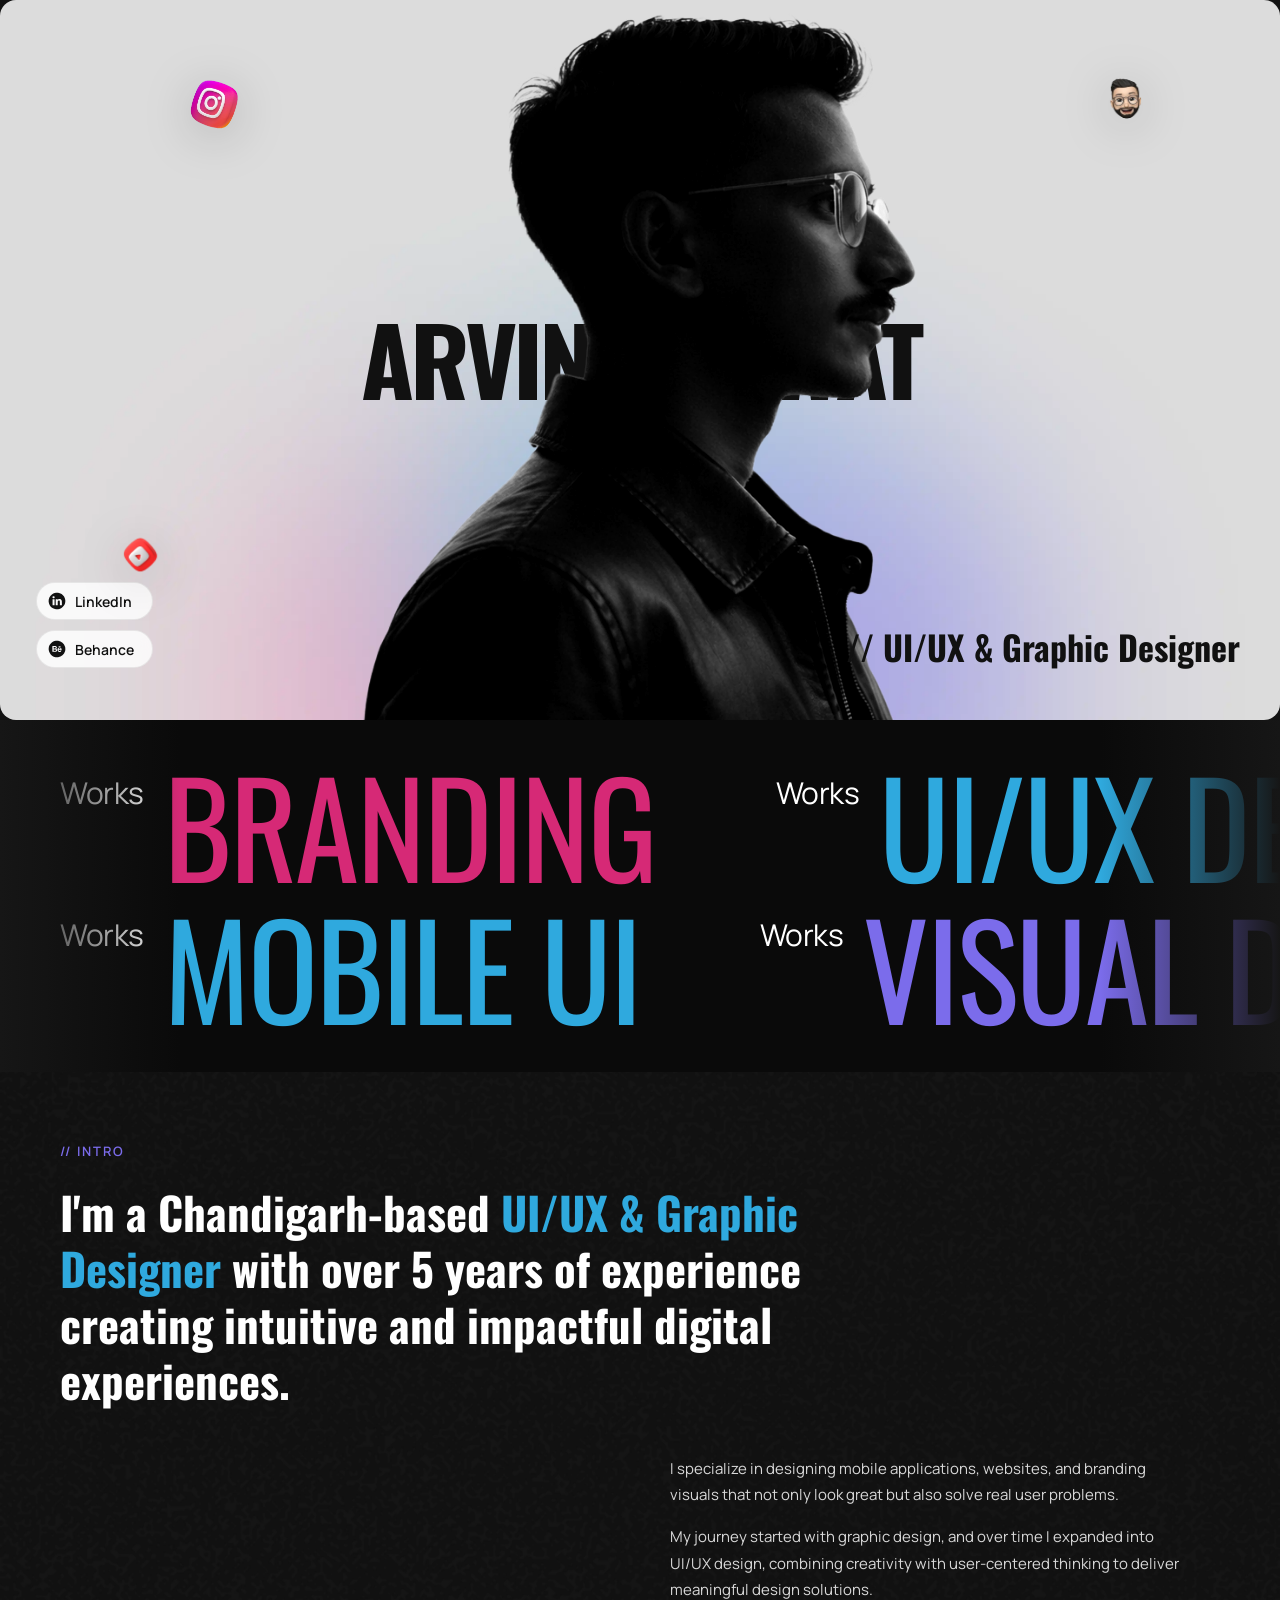
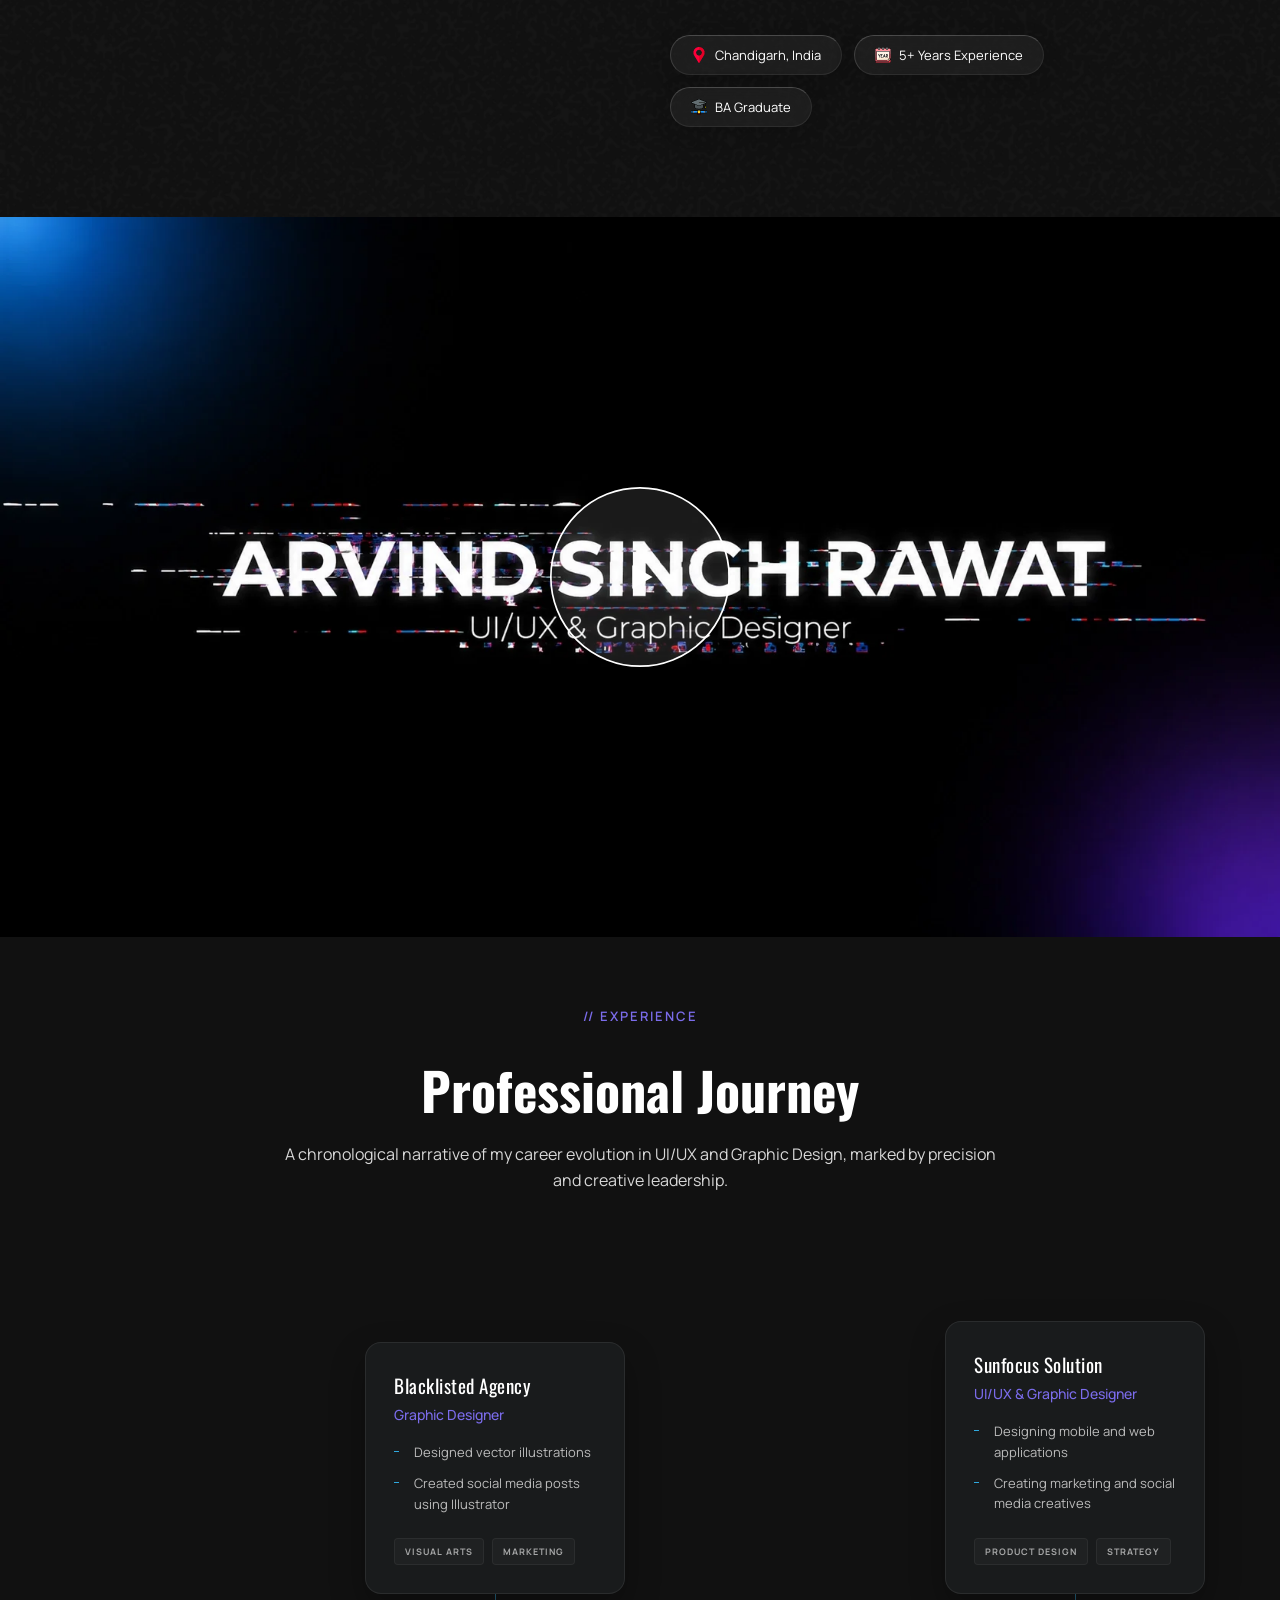
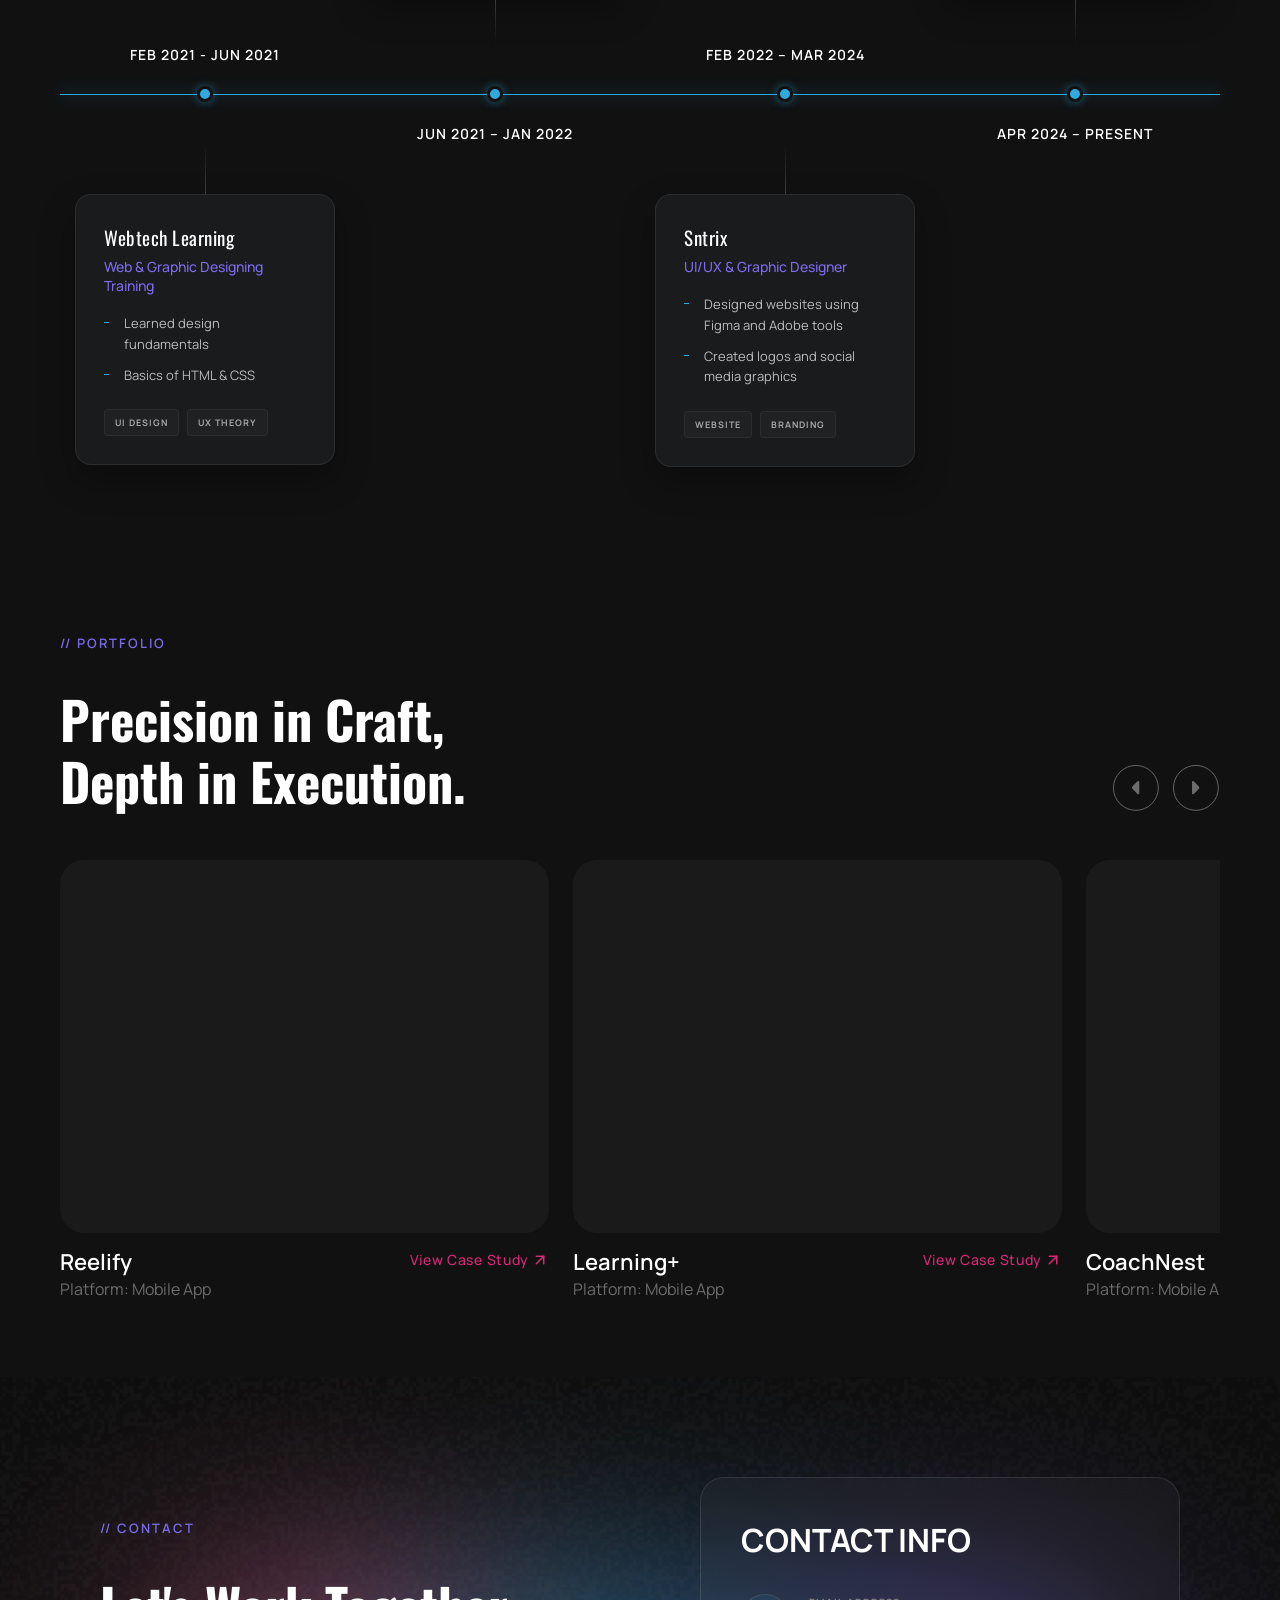
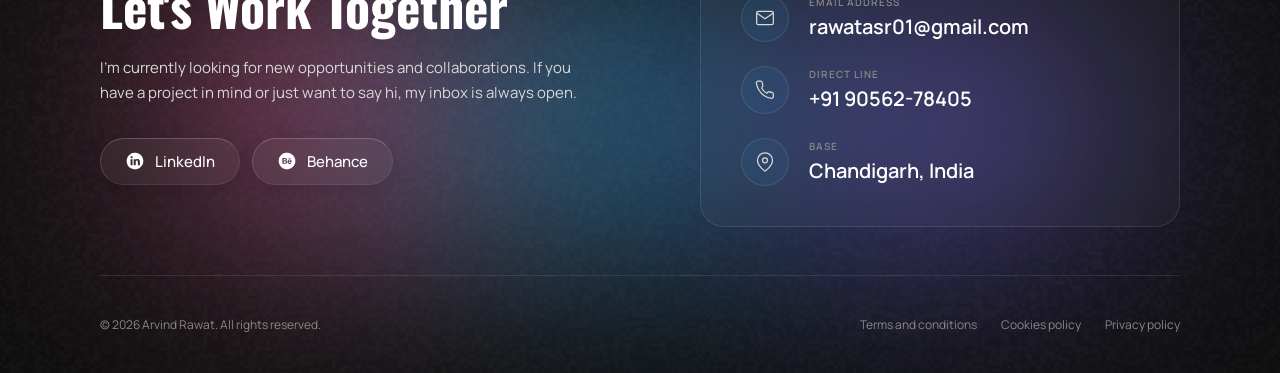
<file: index.html>
<!DOCTYPE html>
<html lang="en">

<head>
  <meta charset="UTF-8" />
  <meta name="viewport" content="width=device-width, initial-scale=1.0" />
  <title>Arvind Rawat — UI/UX & Graphic Designer</title>
  <meta name="description"
    content="Arvind Rawat is a Chandigarh-based UI/UX & Graphic Designer with over 5 years of experience creating intuitive and impactful digital experiences." />

  <!-- Fonts -->
  <link rel="preconnect" href="https://fonts.gstatic.com" crossorigin />
  <link
    href="https://fonts.googleapis.com/css2?family=Oswald:wght@400;700&family=Manrope:wght@400;500;600;700&display=swap"
    rel="stylesheet" />

  <link rel="preconnect" href="https://cdn.plyr.io" crossorigin />
  <link rel="preconnect" href="https://player.vimeo.com" crossorigin />
  <style>
    :root {
      --plyr-color-main: #2fa9de;
      --plyr-video-background: #111;
      --plyr-menu-background: #1d2022;
      --plyr-menu-color: #ffffff;
    }

    /* Settings icon SVG sizing */
    .plyr__control[data-plyr="settings"] svg {
      width: 18px;
      height: 18px;
      fill: currentColor;
    }

    /* Strip background from settings button wrapper & button to match other controls */
    .plyr__menu,
    .plyr--video .plyr__menu,
    .plyr--full-ui .plyr__menu {
      background: transparent !important;
      border: none !important;
      box-shadow: none !important;
      border-radius: 0 !important;
      position: relative !important;
      min-width: unset !important;
      margin-right: 8px !important;
    }

    .plyr__control[data-plyr="settings"],
    .plyr--video .plyr__control[data-plyr="settings"],
    .plyr--full-ui .plyr__control[data-plyr="settings"] {
      background: transparent !important;
      border: none !important;
      box-shadow: none !important;
      border-radius: var(--plyr-control-radius, 3px) !important;
    }

    .plyr__control[data-plyr="settings"]:hover,
    .plyr--video .plyr__control[data-plyr="settings"]:hover {
      background: rgba(255, 255, 255, 0.1) !important;
    }

    /* Extra space before the fullscreen button */
    .plyr__control[data-plyr="fullscreen"] {
      margin-left: 5px !important;
    }
  </style>

  <!-- SVG Icons for custom controls -->
  <svg style="display: none;">
    <symbol id="plyr-settings" viewBox="0 0 18 18">
      <path d="M15.5 9.8c0-.4 0-.7.1-1.1l1.4-1-1.4-2.4-1.6.6c-.6-.4-1.2-.7-1.8-1l-.3-1.7h-2.8l-.3 1.7c-.7.2-1.3.6-1.8 1l-1.6-.6-1.4 2.4 1.4 1c0 .4.1.7.1 1.1s0 .7-.1 1.1l-1.4 1 1.4 2.4 1.6-.6c.6.4 1.2.7 1.8 1l.3 1.7h2.8l.3-1.7c.7-.2 1.3-.6 1.8-1l1.6.6 1.4-2.4-1.4-1c0-.4-.1-.7-.1-1.1zm-6.5 2.2c-1.2 0-2.2-1-2.2-2.2s1-2.2 2.2-2.2 2.2 1 2.2 2.2-1 2.2-2.2 2.2z"/>
    </symbol>
  </svg>

  <link rel="stylesheet" href="styles/site.css" />
</head>

<body>

  <!-- ═══════════════════════════ HERO ═══════════════════════════ -->
  <section class="hero" id="home">
    <div class="hero-bg-name" id="heroBg">Arvind Rawat</div>
    <div class="hero-name-overlay" id="heroOv">Arvind Rawat</div>

    <img class="hero-portrait" src="assets/webp/HERO SECTION PERSON.webp" alt="Arvind Rawat" fetchpriority="high" decoding="async" />

    <div class="hero-role">// UI/UX &amp; Graphic Designer</div>

    <div class="hero-social">
      <a class="pill-btn"
        href="https://www.linkedin.com/in/arvind-rawat-6ab13720a?utm_source=share_via&utm_content=profile&utm_medium=member_ios"
        target="_blank">
        <img src="assets/Linkedin.svg" alt="LinkedIn" decoding="async" />
        LinkedIn
      </a>
      <a class="pill-btn" href="https://www.behance.net/asrarvind" target="_blank">
        <img src="assets/Behance.svg" alt="Behance" decoding="async" />
        Behance
      </a>
    </div>

    <div class="fi fi-ig"><img src="assets/webp/Instagram.webp" alt="Instagram" decoding="async" /></div>
    <div class="fi fi-yt"><img src="assets/webp/Youtube.webp" alt="YouTube" decoding="async" /></div>
    <div class="fi fi-mm"><img src="assets/webp/Male Memojis.webp" alt="Memoji" decoding="async" /></div>
  </section>

  <!-- ═══════════════════════════ MARQUEE ═══════════════════════════ -->
  <div class="marquee-section">
    <!-- ROW 1: right → left -->
    <div class="marquee-row rtl">
      <div class="marquee-track">
        <div class="mi"><span class="ml">Works</span><span class="mt pink">BRANDING</span><span class="dot"></span>
        </div>
        <div class="mi"><span class="ml">Works</span><span class="mt blue">UI/UX DESIGN</span><span class="dot"></span>
        </div>
        <div class="mi"><span class="ml">Works</span><span class="mt pink">SOCIAL MEDIA</span><span class="dot"></span>
        </div>
        <div class="mi"><span class="ml">Works</span><span class="mt purple">WEB DESIGN</span><span class="dot"></span>
        </div>
        <div class="mi"><span class="ml">Works</span><span class="mt blue">MOBILE UI</span><span class="dot"></span>
        </div>
        <div class="mi"><span class="ml">Works</span><span class="mt purple">VISUAL DESIGN</span><span
            class="dot"></span></div>
        <!-- Repeat -->
        <div class="mi"><span class="ml">Works</span><span class="mt pink">BRANDING</span><span class="dot"></span>
        </div>
        <div class="mi"><span class="ml">Works</span><span class="mt blue">UI/UX DESIGN</span><span class="dot"></span>
        </div>
        <div class="mi"><span class="ml">Works</span><span class="mt pink">SOCIAL MEDIA</span><span class="dot"></span>
        </div>
        <div class="mi"><span class="ml">Works</span><span class="mt purple">WEB DESIGN</span><span class="dot"></span>
        </div>
        <div class="mi"><span class="ml">Works</span><span class="mt blue">MOBILE UI</span><span class="dot"></span>
        </div>
        <div class="mi"><span class="ml">Works</span><span class="mt purple">VISUAL DESIGN</span><span
            class="dot"></span></div>
      </div>
    </div>

    <!-- ROW 2: left → right -->
    <div class="marquee-row ltr">
      <div class="marquee-track">
        <div class="mi"><span class="ml">Works</span><span class="mt blue">MOBILE UI</span><span class="dot"></span>
        </div>
        <div class="mi"><span class="ml">Works</span><span class="mt purple">VISUAL DESIGN</span><span
            class="dot"></span></div>
        <div class="mi"><span class="ml">Works</span><span class="mt pink">BRANDING</span><span class="dot"></span>
        </div>
        <div class="mi"><span class="ml">Works</span><span class="mt blue">UI/UX DESIGN</span><span class="dot"></span>
        </div>
        <div class="mi"><span class="ml">Works</span><span class="mt pink">SOCIAL MEDIA</span><span class="dot"></span>
        </div>
        <div class="mi"><span class="ml">Works</span><span class="mt purple">WEB DESIGN</span><span class="dot"></span>
        </div>
        <!-- Repeat -->
        <div class="mi"><span class="ml">Works</span><span class="mt blue">MOBILE UI</span><span class="dot"></span>
        </div>
        <div class="mi"><span class="ml">Works</span><span class="mt purple">VISUAL DESIGN</span><span
            class="dot"></span></div>
        <div class="mi"><span class="ml">Works</span><span class="mt pink">BRANDING</span><span class="dot"></span>
        </div>
        <div class="mi"><span class="ml">Works</span><span class="mt blue">UI/UX DESIGN</span><span class="dot"></span>
        </div>
        <div class="mi"><span class="ml">Works</span><span class="mt pink">SOCIAL MEDIA</span><span class="dot"></span>
        </div>
        <div class="mi"><span class="ml">Works</span><span class="mt purple">WEB DESIGN</span><span class="dot"></span>
        </div>
      </div>
    </div>
  </div>

  <!-- ═══════════════════════════ INTRO ═══════════════════════════ -->
  <section id="about" class="intro-sec lazy-bg">
    <div class="container">
      <div class="reveal">
        <div class="lbl intro-label">// INTRO</div>
        <h2 class="intro-title">
          I'm a Chandigarh-based
          <span class="accent">UI/UX &amp; Graphic Designer</span>
          with over 5 years of experience creating intuitive and impactful digital experiences.
        </h2>
        <div class="intro-bottom">
          <div></div>
          <div class="intro-bottom-right">
            <div class="about-desc">
              <p>I specialize in designing mobile applications, websites, and branding visuals that not only look great
                but also solve real user problems.</p>
              <p>My journey started with graphic design, and over time I expanded into UI/UX design, combining
                creativity with user-centered thinking to deliver meaningful design solutions.</p>
            </div>
            <div class="chips">
              <div class="chip"><img src="assets/location.png" alt="Location" loading="lazy" decoding="async"
                  style="width: 16px; height: 16px; object-fit: contain;"> Chandigarh, India</div>
              <div class="chip"><img src="assets/year.png" alt="Experience" loading="lazy" decoding="async"
                  style="width: 16px; height: 16px; object-fit: contain;"> 5+ Years Experience</div>
              <div class="chip"><img src="assets/education.png" alt="Education" loading="lazy" decoding="async"
                  style="width: 16px; height: 16px; object-fit: contain;"> BA Graduate</div>
            </div>
          </div>
        </div>
      </div>
    </div>
  </section>

  <!-- ═══════════════════════════ VIDEO ═══════════════════════════ -->
  <section class="video-sec reveal">
    <div class="video-container" id="videoContainer">
      <!-- Thumbnail with Play Button (shown before video loads) -->
      <div class="video-thumbnail" id="videoThumbnail">
        <img src="[data-uri]" data-src="assets/webp/videoThuubnail.webp" alt="Video Thumbnail" class="thumbnail-image" loading="lazy" decoding="async">
        <button class="play-button-overlay" id="playButton" aria-label="Play Video">
          <img src="assets/play button.svg" alt="Play" class="play-icon">
        </button>
      </div>
      
      <!-- Plyr Video Player (lazy loaded) -->
      <div class="plyr__video-embed" id="player" style="display: none;">
        <iframe
          data-src="https://player.vimeo.com/video/1192497436?loop=1&autoplay=1&muted=0"
          allowfullscreen
          allow="autoplay; fullscreen; picture-in-picture">
        </iframe>
      </div>
    </div>
  </section>

  <!-- ═══════════════════════════ EXPERIENCE ═══════════════════════════ -->
  <section id="experience" class="exp-sec">
    <div class="professional-journey">
      <!-- Header Section -->
      <div class="header-section">
        <div class="container">
          <div class="reveal">
            <div class="lbl">// EXPERIENCE</div>
            <h2 class="stitle">Professional Journey</h2>
            <div class="subtitle">
              <p>A chronological narrative of my career evolution in UI/UX and Graphic Design, marked by precision and
                creative leadership.</p>
            </div>
          </div>
        </div>
      </div>

      <!-- Timeline Section -->
      <div class="timeline-section">
        <div class="container">
          <!-- Horizontal Timeline Line (Desktop) -->
          <div class="timeline-line-horizontal reveal"></div>

          <!-- Desktop Timeline -->
          <div class="timeline-desktop">
            <!-- Item 1: Webtech Learning (Bottom) -->
            <div class="timeline-item reveal">
              <div class="timeline-container bottom">
                <div class="vertical-divider top-divider"></div>
                <div class="timeline-card">
                  <div class="card-content">
                    <div class="card-header">
                      <h3 class="card-title">Webtech Learning</h3>
                      <p class="card-subtitle">Web & Graphic Designing Training</p>
                    </div>
                    <ul class="card-list">
                      <li>Learned design fundamentals</li>
                      <li>Basics of HTML & CSS</li>
                    </ul>
                    <div class="card-tags">
                      <span class="tag">UI DESIGN</span>
                      <span class="tag">UX THEORY</span>
                    </div>
                  </div>
                </div>
              </div>
              <div class="timeline-date bottom-date">FEB 2021 - JUN 2021</div>
              <div class="timeline-dot"></div>
            </div>

            <!-- Item 2: Blacklisted Agency (Top) -->
            <div class="timeline-item reveal">
              <div class="timeline-container top">
                <div class="timeline-card">
                  <div class="card-content">
                    <div class="card-header">
                      <h3 class="card-title">Blacklisted Agency</h3>
                      <p class="card-subtitle">Graphic Designer</p>
                    </div>
                    <ul class="card-list">
                      <li>Designed vector illustrations</li>
                      <li>Created social media posts using Illustrator</li>
                    </ul>
                    <div class="card-tags">
                      <span class="tag">VISUAL ARTS</span>
                      <span class="tag">MARKETING</span>
                    </div>
                  </div>
                </div>
                <div class="vertical-divider bottom-divider"></div>
              </div>
              <div class="timeline-date top-date">JUN 2021 – JAN 2022</div>
              <div class="timeline-dot"></div>
            </div>

            <!-- Item 3: Sntrix (Bottom) -->
            <div class="timeline-item reveal">
              <div class="timeline-container bottom">
                <div class="vertical-divider top-divider"></div>
                <div class="timeline-card">
                  <div class="card-content">
                    <div class="card-header">
                      <h3 class="card-title">Sntrix</h3>
                      <p class="card-subtitle">UI/UX & Graphic Designer</p>
                    </div>
                    <ul class="card-list">
                      <li>Designed websites using Figma and Adobe tools</li>
                      <li>Created logos and social media graphics</li>
                    </ul>
                    <div class="card-tags">
                      <span class="tag">WEBSITE</span>
                      <span class="tag">BRANDING</span>
                    </div>
                  </div>
                </div>
              </div>
              <div class="timeline-date bottom-date">FEB 2022 – MAR 2024</div>
              <div class="timeline-dot"></div>
            </div>

            <!-- Item 4: Sunfocus Solution (Top) -->
            <div class="timeline-item reveal">
              <div class="timeline-container top">
                <div class="timeline-card">
                  <div class="card-content">
                    <div class="card-header">
                      <h3 class="card-title">Sunfocus Solution</h3>
                      <p class="card-subtitle">UI/UX & Graphic Designer</p>
                    </div>
                    <ul class="card-list">
                      <li>Designing mobile and web applications</li>
                      <li>Creating marketing and social media creatives</li>
                    </ul>
                    <div class="card-tags">
                      <span class="tag">PRODUCT DESIGN</span>
                      <span class="tag">STRATEGY</span>
                    </div>
                  </div>
                </div>
                <div class="vertical-divider bottom-divider"></div>
              </div>
              <div class="timeline-date top-date">APR 2024 – PRESENT</div>
              <div class="timeline-dot"></div>
            </div>
          </div>

          <!-- Mobile Timeline -->
          <div class="timeline-mobile">
            <!-- Item 1 -->
            <div class="mob-item reveal">
              <div class="mob-spine">
                <div class="mob-dot mobile-dot"></div>
                <div class="mob-vline"></div>
              </div>
              <div class="mob-body">
                <div class="mobile-date">FEB 2021 - JUN 2021</div>
                <div class="timeline-card">
                  <div class="card-content">
                    <div class="card-header">
                      <h3 class="card-title">Webtech Learning</h3>
                      <p class="card-subtitle">Web & Graphic Designing Training</p>
                    </div>
                    <ul class="card-list">
                      <li>Learned design fundamentals</li>
                      <li>Basics of HTML & CSS</li>
                    </ul>
                    <div class="card-tags">
                      <span class="tag">UI DESIGN</span>
                      <span class="tag">UX THEORY</span>
                    </div>
                  </div>
                </div>
              </div>
            </div>

            <!-- Item 2 -->
            <div class="mob-item reveal">
              <div class="mob-spine">
                <div class="mob-dot mobile-dot"></div>
                <div class="mob-vline"></div>
              </div>
              <div class="mob-body">
                <div class="mobile-date">JUN 2021 – JAN 2022</div>
                <div class="timeline-card">
                  <div class="card-content">
                    <div class="card-header">
                      <h3 class="card-title">Blacklisted Agency</h3>
                      <p class="card-subtitle">Graphic Designer</p>
                    </div>
                    <ul class="card-list">
                      <li>Designed vector illustrations</li>
                      <li>Created social media posts using Illustrator</li>
                    </ul>
                    <div class="card-tags">
                      <span class="tag">VISUAL ARTS</span>
                      <span class="tag">MARKETING</span>
                    </div>
                  </div>
                </div>
              </div>
            </div>

            <!-- Item 3 -->
            <div class="mob-item reveal">
              <div class="mob-spine">
                <div class="mob-dot mobile-dot"></div>
                <div class="mob-vline"></div>
              </div>
              <div class="mob-body">
                <div class="mobile-date">FEB 2022 – MAR 2024</div>
                <div class="timeline-card">
                  <div class="card-content">
                    <div class="card-header">
                      <h3 class="card-title">Sntrix</h3>
                      <p class="card-subtitle">UI/UX & Graphic Designer</p>
                    </div>
                    <ul class="card-list">
                      <li>Designed websites using Figma and Adobe tools</li>
                      <li>Created logos and social media graphics</li>
                    </ul>
                    <div class="card-tags">
                      <span class="tag">WEBSITE</span>
                      <span class="tag">BRANDING</span>
                    </div>
                  </div>
                </div>
              </div>
            </div>

            <!-- Item 4 -->
            <div class="mob-item mob-item-last reveal">
              <div class="mob-spine">
                <div class="mob-dot mobile-dot active"></div>
                <div class="mob-vline"></div>
              </div>
              <div class="mob-body">
                <div class="mobile-date">APR 2024 – PRESENT</div>
                <div class="timeline-card">
                  <div class="card-content">
                    <div class="card-header">
                      <h3 class="card-title">Sunfocus Solution</h3>
                      <p class="card-subtitle">UI/UX & Graphic Designer</p>
                    </div>
                    <ul class="card-list">
                      <li>Designing mobile and web applications</li>
                      <li>Creating marketing and social media creatives</li>
                    </ul>
                    <div class="card-tags">
                      <span class="tag">PRODUCT DESIGN</span>
                      <span class="tag">STRATEGY</span>
                    </div>
                  </div>
                </div>
              </div>
            </div>
          </div>
        </div>
      </div>
    </div>
  </section>

  <!-- ═══════════════════════════ PORTFOLIO ═══════════════════════════ -->
  <section id="portfolio" class="port-sec">
    <div class="container">
      <div class="port-head reveal">
        <div>
          <div class="lbl">// PORTFOLIO</div>
          <h2 class="stitle">Precision in Craft,<br>Depth in Execution.</h2>
        </div>
        <div class="port-nav">
          <button class="arr prev-arr" onclick="scrollPort(-1)">
            <img src="assets/back.svg" alt="Back" class="icon-default" loading="lazy" decoding="async">
            <img src="assets/back hover.svg" alt="Back" class="icon-hover" loading="lazy" decoding="async">
          </button>
          <button class="arr next-arr" onclick="scrollPort(1)">
            <img src="assets/next.svg" alt="Next" class="icon-default" loading="lazy" decoding="async">
            <img src="assets/next hover.svg" alt="Next" class="icon-hover" loading="lazy" decoding="async">
          </button>
        </div>
      </div>

      <div class="port-grid reveal" id="portGrid">

        <!-- Card 1: Reelify -->
        <div class="port-card">
          <div class="port-img">
            <picture>
              <source media="(max-width: 768px)" data-srcset="assets/work%20image/mobile%20view/Reelify%20mobile.webp">
              <img src="[data-uri]" data-src="assets/work image/dektop view/Reelify.webp" alt="Reelify" loading="lazy" decoding="async" />
            </picture>
          </div>
          <div class="port-foot">
            <div>
              <div class="port-name">Reelify</div>
              <div class="port-sub">Platform: Mobile App</div>
            </div>
            <a class="port-lnk" href="https://www.behance.net/gallery/244175333/Reelify-Smart-Reel-Making-App" target="_blank">View Case Study<svg viewBox="0 0 24 24">
                <line x1="7" y1="17" x2="17" y2="7"></line>
                <polyline points="7 7 17 7 17 17"></polyline>
              </svg></a>
          </div>
        </div>

        <!-- Card 2: Learning+ -->
        <div class="port-card">
          <div class="port-img">
            <picture>
              <source media="(max-width: 768px)" data-srcset="assets/work%20image/mobile%20view/Learning+%20mobile.webp">
              <img src="[data-uri]" data-src="assets/work image/dektop view/Learning+.webp" alt="Learning+" loading="lazy" decoding="async" />
            </picture>
          </div>
          <div class="port-foot">
            <div>
              <div class="port-name">Learning+</div>
              <div class="port-sub">Platform: Mobile App</div>
            </div>
            <a class="port-lnk" href="https://www.behance.net/gallery/244172071/Learning-Smart-Online-Education-Platform" target="_blank">View Case Study<svg viewBox="0 0 24 24">
                <line x1="7" y1="17" x2="17" y2="7"></line>
                <polyline points="7 7 17 7 17 17"></polyline>
              </svg></a>
          </div>
        </div>

        <!-- Card 3: CoachNest -->
        <div class="port-card">
          <div class="port-img">
            <picture>
              <source media="(max-width: 768px)" data-srcset="assets/work%20image/mobile%20view/CoachNest%20mobile.webp">
              <img src="[data-uri]" data-src="assets/work image/dektop view/CoachNest.webp" alt="CoachNest" loading="lazy" decoding="async" />
            </picture>
          </div>
          <div class="port-foot">
            <div>
              <div class="port-name">CoachNest</div>
              <div class="port-sub">Platform: Mobile App</div>
            </div>
            <a class="port-lnk" href="https://www.behance.net/gallery/244173503/CoachNest-Where-Learning-Takes-Shape" target="_blank">View Case Study<svg viewBox="0 0 24 24">
                <line x1="7" y1="17" x2="17" y2="7"></line>
                <polyline points="7 7 17 7 17 17"></polyline>
              </svg></a>
          </div>
        </div>

        <!-- Card 4: Expense.AI -->
        <div class="port-card">
          <div class="port-img">
            <picture>
              <source media="(max-width: 768px)" data-srcset="assets/work%20image/mobile%20view/Expense.AI%20mobile.webp">
              <img src="[data-uri]" data-src="assets/work image/dektop view/Expense.AI.webp" alt="Expense.AI" loading="lazy" decoding="async" />
            </picture>
          </div>
          <div class="port-foot">
            <div>
              <div class="port-name">Expense.AI</div>
              <div class="port-sub">Platform: Mobile App</div>
            </div>
            <a class="port-lnk" href="https://www.behance.net/gallery/244173911/ExpenseAI-Smart-Finance-Management-Dashboard" target="_blank">View Case Study<svg viewBox="0 0 24 24">
                <line x1="7" y1="17" x2="17" y2="7"></line>
                <polyline points="7 7 17 7 17 17"></polyline>
              </svg></a>
          </div>
        </div>

        <!-- Card 5: EliteX -->
        <div class="port-card">
          <div class="port-img">
            <picture>
              <source media="(max-width: 768px)" data-srcset="assets/work%20image/mobile%20view/EliteX%20Mobile.webp">
              <img src="[data-uri]" data-src="assets/work image/dektop view/EliteX.webp" alt="EliteX" loading="lazy" decoding="async" />
            </picture>
          </div>
          <div class="port-foot">
            <div>
              <div class="port-name">EliteX</div>
              <div class="port-sub">Platform: Mobile App</div>
            </div>
            <a class="port-lnk" href="https://www.behance.net/gallery/244173137/EliteX-Premium-Fitness-Training-App" target="_blank">View Case Study<svg viewBox="0 0 24 24">
                <line x1="7" y1="17" x2="17" y2="7"></line>
                <polyline points="7 7 17 7 17 17"></polyline>
              </svg></a>
          </div>
        </div>

        <!-- Card 6: MedBot -->
        <div class="port-card">
          <div class="port-img">
            <picture>
              <source media="(max-width: 768px)" data-srcset="assets/work%20image/mobile%20view/MedBot%20mobile.webp">
              <img src="[data-uri]" data-src="assets/work image/dektop view/MedBot.webp" alt="MedBot" loading="lazy" decoding="async" />
            </picture>
          </div>
          <div class="port-foot">
            <div>
              <div class="port-name">MedBot</div>
              <div class="port-sub">Platform: Mobile App</div>
            </div>
            <a class="port-lnk" href="https://www.behance.net/gallery/244174321/MedBot-AI-Driven-Healthcare-SaaS" target="_blank">View Case Study<svg viewBox="0 0 24 24">
                <line x1="7" y1="17" x2="17" y2="7"></line>
                <polyline points="7 7 17 7 17 17"></polyline>
              </svg></a>
          </div>
        </div>

        <!-- Card 7: Recipes Roots -->
        <div class="port-card">
          <div class="port-img">
            <picture>
              <source media="(max-width: 768px)" data-srcset="assets/work%20image/mobile%20view/Recipes%20Roots%20mobile.webp">
              <img src="[data-uri]" data-src="assets/work image/dektop view/Recipes Roots.webp" alt="Recipes Roots" loading="lazy" decoding="async" />
            </picture>
          </div>
          <div class="port-foot">
            <div>
              <div class="port-name">Recipes Roots</div>
              <div class="port-sub">Platform: Mobile App</div>
            </div>
            <a class="port-lnk" href="https://www.behance.net/gallery/244161919/Recipes-Roots-AI-Powered-Voice-Recipe-App" target="_blank">View Case Study<svg viewBox="0 0 24 24">
                <line x1="7" y1="17" x2="17" y2="7"></line>
                <polyline points="7 7 17 7 17 17"></polyline>
              </svg></a>
          </div>
        </div>

        <!-- Card 8: Agency -->
        <div class="port-card">
          <div class="port-img">
            <picture>
              <source media="(max-width: 768px)" data-srcset="assets/work%20image/mobile%20view/Agency%20mobile.webp">
              <img src="[data-uri]" data-src="assets/work image/dektop view/Agency.webp" alt="Agency" loading="lazy" decoding="async" />
            </picture>
          </div>
          <div class="port-foot">
            <div>
              <div class="port-name">Agency</div>
              <div class="port-sub">Platform: Website</div>
            </div>
            <a class="port-lnk" href="https://www.behance.net/gallery/182919533/agency-Digital-Marketing-Website" target="_blank">View Case Study<svg viewBox="0 0 24 24">
                <line x1="7" y1="17" x2="17" y2="7"></line>
                <polyline points="7 7 17 7 17 17"></polyline>
              </svg></a>
          </div>
        </div>

        <!-- Card 9: Designing Agency -->
        <div class="port-card">
          <div class="port-img">
            <picture>
              <source media="(max-width: 768px)" data-srcset="assets/work%20image/mobile%20view/Designing%20Agency%20mobile.webp">
              <img src="[data-uri]" data-src="assets/work image/dektop view/Designing Agency.webp" alt="Designing Agency" loading="lazy" decoding="async" />
            </picture>
          </div>
          <div class="port-foot">
            <div>
              <div class="port-name">Designing Agency</div>
              <div class="port-sub">Platform: Website</div>
            </div>
            <a class="port-lnk" href="https://www.behance.net/gallery/186684903/Designing-Agency" target="_blank">View Case Study<svg viewBox="0 0 24 24">
                <line x1="7" y1="17" x2="17" y2="7"></line>
                <polyline points="7 7 17 7 17 17"></polyline>
              </svg></a>
          </div>
        </div>

        <!-- Card 10: Learning+ (website) -->
        <div class="port-card">
          <div class="port-img">
            <picture>
              <source media="(max-width: 768px)" data-srcset="assets/work%20image/mobile%20view/Learning+%20(website)%20mobile.webp">
              <img src="[data-uri]" data-src="assets/work image/dektop view/Learning+ (website).webp" alt="Learning+ Website" loading="lazy" decoding="async" />
            </picture>
          </div>
          <div class="port-foot">
            <div>
              <div class="port-name">Learning+</div>
              <div class="port-sub">Platform: Website</div>
            </div>
            <a class="port-lnk" href="https://www.behance.net/gallery/244172539/Learning-EdTech-Promotional-Website-Design" target="_blank">View Case Study<svg viewBox="0 0 24 24">
                <line x1="7" y1="17" x2="17" y2="7"></line>
                <polyline points="7 7 17 7 17 17"></polyline>
              </svg></a>
          </div>
        </div>

        <!-- Card 11: NexBlock -->
        <div class="port-card">
          <div class="port-img">
            <picture>
              <source media="(max-width: 768px)" data-srcset="assets/work%20image/mobile%20view/NexBlock%20mobile.webp">
              <img src="[data-uri]" data-src="assets/work image/dektop view/NexBlock.webp" alt="NexBlock" loading="lazy" decoding="async" />
            </picture>
          </div>
          <div class="port-foot">
            <div>
              <div class="port-name">NexBlock</div>
              <div class="port-sub">Platform: Website</div>
            </div>
            <a class="port-lnk" href="https://www.behance.net/gallery/244174675/NexBlock-Digital-Wellbeing-Privacy-App" target="_blank">View Case Study<svg viewBox="0 0 24 24">
                <line x1="7" y1="17" x2="17" y2="7"></line>
                <polyline points="7 7 17 7 17 17"></polyline>
              </svg></a>
          </div>
        </div>

        <!-- Card 12: RefineHuman -->
        <div class="port-card">
          <div class="port-img">
            <picture>
              <source media="(max-width: 768px)" data-srcset="assets/work%20image/mobile%20view/RefineHuman%20mobile.webp">
              <img src="[data-uri]" data-src="assets/work image/dektop view/RefineHuman.webp" alt="RefineHuman" loading="lazy" decoding="async" />
            </picture>
          </div>
          <div class="port-foot">
            <div>
              <div class="port-name">RefineHuman</div>
              <div class="port-sub">Platform: Website</div>
            </div>
            <a class="port-lnk" href="https://www.behance.net/gallery/244163223/RefineHuman-Fitness-Expert-Consultation-Platform" target="_blank">View Case Study<svg viewBox="0 0 24 24">
                <line x1="7" y1="17" x2="17" y2="7"></line>
                <polyline points="7 7 17 7 17 17"></polyline>
              </svg></a>
          </div>
        </div>

        <!-- Card 13: Éclat Gems -->
        <div class="port-card">
          <div class="port-img">
            <picture>
              <source media="(max-width: 768px)" data-srcset="assets/work%20image/mobile%20view/Éclat%20Gems%20mobile.webp">
              <img src="[data-uri]" data-src="assets/work image/dektop view/Éclat Gems.webp" alt="Éclat Gems" loading="lazy" decoding="async" />
            </picture>
          </div>
          <div class="port-foot">
            <div>
              <div class="port-name">Éclat Gems</div>
              <div class="port-sub">Platform: Website</div>
            </div>
            <a class="port-lnk" href="https://www.behance.net/gallery/183000959/Eclat-Gems-Jewelry-website" target="_blank">View Case Study<svg viewBox="0 0 24 24">
                <line x1="7" y1="17" x2="17" y2="7"></line>
                <polyline points="7 7 17 7 17 17"></polyline>
              </svg></a>
          </div>
        </div>

      </div>

      <!-- Portfolio Pagination Dots (Mobile) -->
      <div class="port-pagination">
        <div class="port-dot active"></div>
        <div class="port-dot"></div>
        <div class="port-dot"></div>
        <div class="port-dot"></div>
        <div class="port-dot"></div>
        <div class="port-dot"></div>
        <div class="port-dot"></div>
        <div class="port-dot"></div>
        <div class="port-dot"></div>
        <div class="port-dot"></div>
        <div class="port-dot"></div>
        <div class="port-dot"></div>
        <div class="port-dot"></div>
      </div>
    </div>
  </section>

  <!-- ═══════════════════════════ CONTACT ═══════════════════════════ -->
  <section id="contact" class="lazy-bg">
    <div class="container contact-container">
      <div class="contact-wrap reveal">
        <div style="flex: 1;">
          <div class="lbl">// CONTACT</div>
          <h2 class="stitle" style="margin-top:40px;">Let's Work Together</h2>
          <p class="contact-desc">I'm currently looking for new opportunities and collaborations. If you have a project
            in mind or just want to say hi, my inbox is always open.</p>
          <div class="contact-btns">
            <a class="pill-dark"
              href="https://www.linkedin.com/in/arvind-rawat-6ab13720a?utm_source=share_via&utm_content=profile&utm_medium=member_ios"
              target="_blank">
              <img src="assets/Linkedin.svg" alt="LinkedIn" />
              LinkedIn
            </a>
            <a class="pill-dark" href="https://www.behance.net/asrarvind" target="_blank">
              <img src="assets/Behance.svg" alt="Behance" />
              Behance
            </a>
          </div>
        </div>
        <div class="contact-card">
          <h3>Contact Info</h3>
          <div class="ci-list">
            <a href="mailto:rawatasr01@gmail.com?subject=Project Inquiry — Arvind Rawat" target="_self" class="ci-item link-item">
              <div class="ci-icon"><svg viewBox="0 0 24 24">
                  <path d="M4 4h16c1.1 0 2 .9 2 2v12c0 1.1-.9 2-2 2H4c-1.1 0-2-.9-2-2V6c0-1.1.9-2 2-2z" />
                  <polyline points="22,6 12,13 2,6" />
                </svg></div>
              <div>
                <div class="ci-lbl">EMAIL ADDRESS</div>
                <div class="ci-val">rawatasr01@gmail.com</div>
              </div>
            </a>
            <a href="tel:+919056278405" class="ci-item link-item" id="phone-link">
              <div class="ci-icon"><svg viewBox="0 0 24 24">
                  <path
                    d="M22 16.92v3a2 2 0 01-2.18 2 19.79 19.79 0 01-8.63-3.07A19.5 19.5 0 014.69 12a19.79 19.79 0 01-3.07-8.67A2 2 0 013.6 1.28h3a2 2 0 012 1.72 12.84 12.84 0 00.7 2.81 2 2 0 01-.45 2.11L8.09 9.91a16 16 0 006 6l1.27-1.27a2 2 0 012.11-.45 12.84 12.84 0 002.81.7A2 2 0 0122 16.92z" />
                </svg></div>
              <div>
                <div class="ci-lbl">DIRECT LINE</div>
                <div class="ci-val">+91 90562-78405</div>
              </div>
            </a>
            <a href="https://www.google.com/maps/search/?api=1&query=Chandigarh,+India" target="_blank"
              class="ci-item link-item">
              <div class="ci-icon"><svg viewBox="0 0 24 24">
                  <path d="M21 10c0 7-9 13-9 13s-9-6-9-13a9 9 0 0118 0z" />
                  <circle cx="12" cy="10" r="3" />
                </svg></div>
              <div>
                <div class="ci-lbl">BASE</div>
                <div class="ci-val">Chandigarh, India</div>
              </div>
            </a>
          </div>
        </div>
      </div>

      <!-- Toast Notification -->
      <div id="toast" class="toast">Phone number copied</div>

      <footer class="contact-footer">
        <span>© 2026 Arvind Rawat. All rights reserved.</span>
        <div class="footer-links">
          <a href="#">Terms and conditions</a>
          <a href="#">Cookies policy</a>
          <a href="#">Privacy policy</a>
        </div>
      </footer>
    </div>
  </section>

  <!-- JavaScript -->
  <script src="js/site.js"></script>

  <script>
    let player = null;
    let vimeoPlayer = null;
    let currentQuality = 'auto';
    let isVideoLoaded = false;
    const PLYR_CSS_URL = 'https://cdn.plyr.io/3.7.8/plyr.css';
    const PLYR_JS_URL = 'https://cdn.plyr.io/3.7.8/plyr.js';
    const VIMEO_JS_URL = 'https://player.vimeo.com/api/player.js';

    // Handle play button click - lazy load video
    document.getElementById('playButton').addEventListener('click', function(e) {
      e.stopPropagation();
      if (!isVideoLoaded) {
        // Hide play button immediately
        this.style.display = 'none';
        loadVideo();
      }
    });

    // Also handle click on thumbnail
    document.getElementById('videoThumbnail').addEventListener('click', function(e) {
      if (!isVideoLoaded) {
        // Hide play button immediately
        document.getElementById('playButton').style.display = 'none';
        loadVideo();
      }
    });

    async function loadVideo() {
      isVideoLoaded = true;
      
      // Hide thumbnail and play button immediately
      const thumbnail = document.getElementById('videoThumbnail');
      thumbnail.style.opacity = '0';
      thumbnail.style.pointerEvents = 'none';
      
      setTimeout(() => {
        thumbnail.classList.add('hidden');
      }, 300);
      
      try {
        await Promise.all([
          loadStylesheet(PLYR_CSS_URL),
          loadScript(VIMEO_JS_URL),
          loadScript(PLYR_JS_URL)
        ]);
      } catch (error) {
        console.error('Error loading video player assets:', error);
        isVideoLoaded = false;
        thumbnail.style.opacity = '1';
        thumbnail.style.pointerEvents = '';
        document.getElementById('playButton').style.display = '';
        return;
      }

      // Get the iframe and move data-src to src
      const iframe = document.querySelector('#player iframe');
      const dataSrc = iframe.getAttribute('data-src');
      iframe.setAttribute('src', dataSrc);
      
      // Show player
      document.getElementById('player').style.display = 'block';
      
      // Initialize Plyr
      player = new Plyr('#player', {
        // Controls WITHOUT settings and pip initially - we'll add them manually
        controls: [
          'play',
          'progress',
          'current-time',
          'mute',
          'volume',
          'fullscreen'
        ],
        autoplay: true,
        muted: false,
        loop: { active: true },
        disableContextMenu: true,
        hideControls: false,
        speed: { selected: 1, options: [0.5, 0.75, 1, 1.25, 1.5, 2] },
        // Vimeo-specific settings
        vimeo: {
          byline: false,
          portrait: false,
          title: false,
          speed: true,
          pip: true,
          controls: false
        }
      });

      // Create custom settings button and menu
      player.on('ready', () => {
        console.log('Plyr ready');
        
        const iframe = player.elements.container.querySelector('iframe');
        
        if (iframe && window.Vimeo) {
          vimeoPlayer = new Vimeo.Player(iframe);
          
          vimeoPlayer.getQualities().then((qualities) => {
            console.log('Vimeo qualities:', qualities);
            
            if (qualities && qualities.length > 0) {
              // Get current quality from Vimeo
              vimeoPlayer.getQuality().then((quality) => {
                currentQuality = quality || 'auto';
                console.log('Current quality:', currentQuality);
                
                // Create custom settings button with quality and speed
                createSettingsButton(qualities);
              });
            }
          }).catch((error) => {
            console.error('Error fetching qualities:', error);
          });
        }
      });
    }

    function loadStylesheet(href) {
      const existing = document.querySelector(`link[href="${href}"]`);
      if (existing) return Promise.resolve();

      return new Promise((resolve, reject) => {
        const link = document.createElement('link');
        link.rel = 'stylesheet';
        link.href = href;
        link.onload = resolve;
        link.onerror = reject;
        document.head.appendChild(link);
      });
    }

    function loadScript(src) {
      const existing = document.querySelector(`script[src="${src}"]`);
      if (existing) return Promise.resolve();

      return new Promise((resolve, reject) => {
        const script = document.createElement('script');
        script.src = src;
        script.onload = resolve;
        script.onerror = reject;
        document.body.appendChild(script);
      });
    }

    function createSettingsButton(qualities) {
      const controls = document.querySelector('.plyr__controls');
      if (!controls) return;
      
      // Find fullscreen button to insert before it
      const fullscreenBtn = controls.querySelector('[data-plyr="fullscreen"]');
      
      // Speed options
      const speedOptions = [
        { value: 0.5, label: '0.5x' },
        { value: 0.75, label: '0.75x' },
        { value: 1, label: 'Normal' },
        { value: 1.25, label: '1.25x' },
        { value: 1.5, label: '1.5x' },
        { value: 2, label: '2x' }
      ];
      let currentSpeed = 1;
      
      // Create settings button container
      const settingsContainer = document.createElement('div');
      settingsContainer.className = 'plyr__menu';
      settingsContainer.innerHTML = `
        <button type="button" class="plyr__control" data-plyr="settings" aria-haspopup="true" aria-expanded="false">
          <svg class="icon--pressed" role="presentation"><use xlink:href="#plyr-settings"></use></svg>
          <svg class="icon--not-pressed" role="presentation"><use xlink:href="#plyr-settings"></use></svg>
          <span class="plyr__sr-only">Settings</span>
        </button>
        <div class="plyr__menu__container" data-menu="main" hidden>
          <div>
            <div role="menu">
              <button class="plyr__control plyr__control--forward" type="button" data-menu-item="quality">
                <span>Quality<span class="plyr__menu__value">${currentQuality === 'auto' ? 'Auto' : currentQuality}</span></span>
                <span class="plyr__menu__arrow">›</span>
              </button>
              <button class="plyr__control plyr__control--forward" type="button" data-menu-item="speed">
                <span>Speed<span class="plyr__menu__value">Normal</span></span>
                <span class="plyr__menu__arrow">›</span>
              </button>
            </div>
          </div>
        </div>
        <div class="plyr__menu__container" data-menu="quality" hidden>
          <div>
            <button class="plyr__control plyr__control--back" type="button" data-menu-back>
              <span class="plyr__menu__arrow">‹</span>
              <span>Quality</span>
            </button>
            <div role="menu">
              ${qualities.map(q => `
                <button class="plyr__control" type="button" role="menuitemradio" 
                        data-quality="${q.id}" 
                        aria-checked="${q.id === currentQuality ? 'true' : 'false'}">
                  <span>${q.label}</span>
                </button>
              `).join('')}
            </div>
          </div>
        </div>
        <div class="plyr__menu__container" data-menu="speed" hidden>
          <div>
            <button class="plyr__control plyr__control--back" type="button" data-menu-back>
              <span class="plyr__menu__arrow">‹</span>
              <span>Speed</span>
            </button>
            <div role="menu">
              ${speedOptions.map(s => `
                <button class="plyr__control" type="button" role="menuitemradio" 
                        data-speed="${s.value}" 
                        aria-checked="${s.value === currentSpeed ? 'true' : 'false'}">
                  <span>${s.label}</span>
                </button>
              `).join('')}
            </div>
          </div>
        </div>
      `;
      
      // Insert before fullscreen button
      if (fullscreenBtn) {
        controls.insertBefore(settingsContainer, fullscreenBtn);
      } else {
        controls.appendChild(settingsContainer);
      }
      
      // Get menu elements
      const settingsBtn = settingsContainer.querySelector('[data-plyr="settings"]');
      const mainMenu = settingsContainer.querySelector('[data-menu="main"]');
      const qualityMenu = settingsContainer.querySelector('[data-menu="quality"]');
      const speedMenu = settingsContainer.querySelector('[data-menu="speed"]');
      const qualityMenuItem = settingsContainer.querySelector('[data-menu-item="quality"]');
      const speedMenuItem = settingsContainer.querySelector('[data-menu-item="speed"]');
      const backButtons = settingsContainer.querySelectorAll('[data-menu-back]');
      const qualityButtons = settingsContainer.querySelectorAll('[data-quality]');
      const speedButtons = settingsContainer.querySelectorAll('[data-speed]');
      
      // Toggle main menu
      settingsBtn.addEventListener('click', (e) => {
        e.stopPropagation();
        const isHidden = mainMenu.hasAttribute('hidden');
        if (isHidden) {
          mainMenu.removeAttribute('hidden');
          settingsBtn.setAttribute('aria-expanded', 'true');
        } else {
          closeAllMenus();
        }
      });
      
      // Navigate to quality menu
      qualityMenuItem.addEventListener('click', (e) => {
        e.stopPropagation();
        mainMenu.setAttribute('hidden', '');
        qualityMenu.removeAttribute('hidden');
      });
      
      // Navigate to speed menu
      speedMenuItem.addEventListener('click', (e) => {
        e.stopPropagation();
        mainMenu.setAttribute('hidden', '');
        speedMenu.removeAttribute('hidden');
      });
      
      // Back buttons
      backButtons.forEach(btn => {
        btn.addEventListener('click', (e) => {
          e.stopPropagation();
          qualityMenu.setAttribute('hidden', '');
          speedMenu.setAttribute('hidden', '');
          mainMenu.removeAttribute('hidden');
        });
      });
      
      // Handle quality selection
      qualityButtons.forEach(btn => {
        btn.addEventListener('click', (e) => {
          e.stopPropagation();
          const quality = btn.getAttribute('data-quality');
          
          if (vimeoPlayer) {
            vimeoPlayer.setQuality(quality).then(() => {
              console.log('Quality changed to:', quality);
              currentQuality = quality;
              
              // Update UI
              qualityButtons.forEach(b => b.setAttribute('aria-checked', 'false'));
              btn.setAttribute('aria-checked', 'true');
              
              // Update main menu value
              const qualityValue = qualityMenuItem.querySelector('.plyr__menu__value');
              qualityValue.textContent = quality === 'auto' ? 'Auto' : quality;
              
              // Close menu
              closeAllMenus();
            }).catch((error) => {
              console.error('Error changing quality:', error);
            });
          }
        });
      });
      
      // Handle speed selection
      speedButtons.forEach(btn => {
        btn.addEventListener('click', (e) => {
          e.stopPropagation();
          const speed = parseFloat(btn.getAttribute('data-speed'));
          
          if (vimeoPlayer) {
            vimeoPlayer.setPlaybackRate(speed).then(() => {
              console.log('Speed changed to:', speed);
              currentSpeed = speed;
              
              // Update UI
              speedButtons.forEach(b => b.setAttribute('aria-checked', 'false'));
              btn.setAttribute('aria-checked', 'true');
              
              // Update main menu value
              const speedValue = speedMenuItem.querySelector('.plyr__menu__value');
              speedValue.textContent = btn.textContent.trim();
              
              // Close menu
              closeAllMenus();
            }).catch((error) => {
              console.error('Error changing speed:', error);
            });
          }
        });
      });
      
      // Close all menus
      function closeAllMenus() {
        mainMenu.setAttribute('hidden', '');
        qualityMenu.setAttribute('hidden', '');
        speedMenu.setAttribute('hidden', '');
        settingsBtn.setAttribute('aria-expanded', 'false');
      }
      
      // Close menu when clicking outside
      document.addEventListener('click', () => {
        closeAllMenus();
      });
      
      console.log('Custom settings button created with Quality and Speed');
    }
  </script>
</body>

</html>
</file>
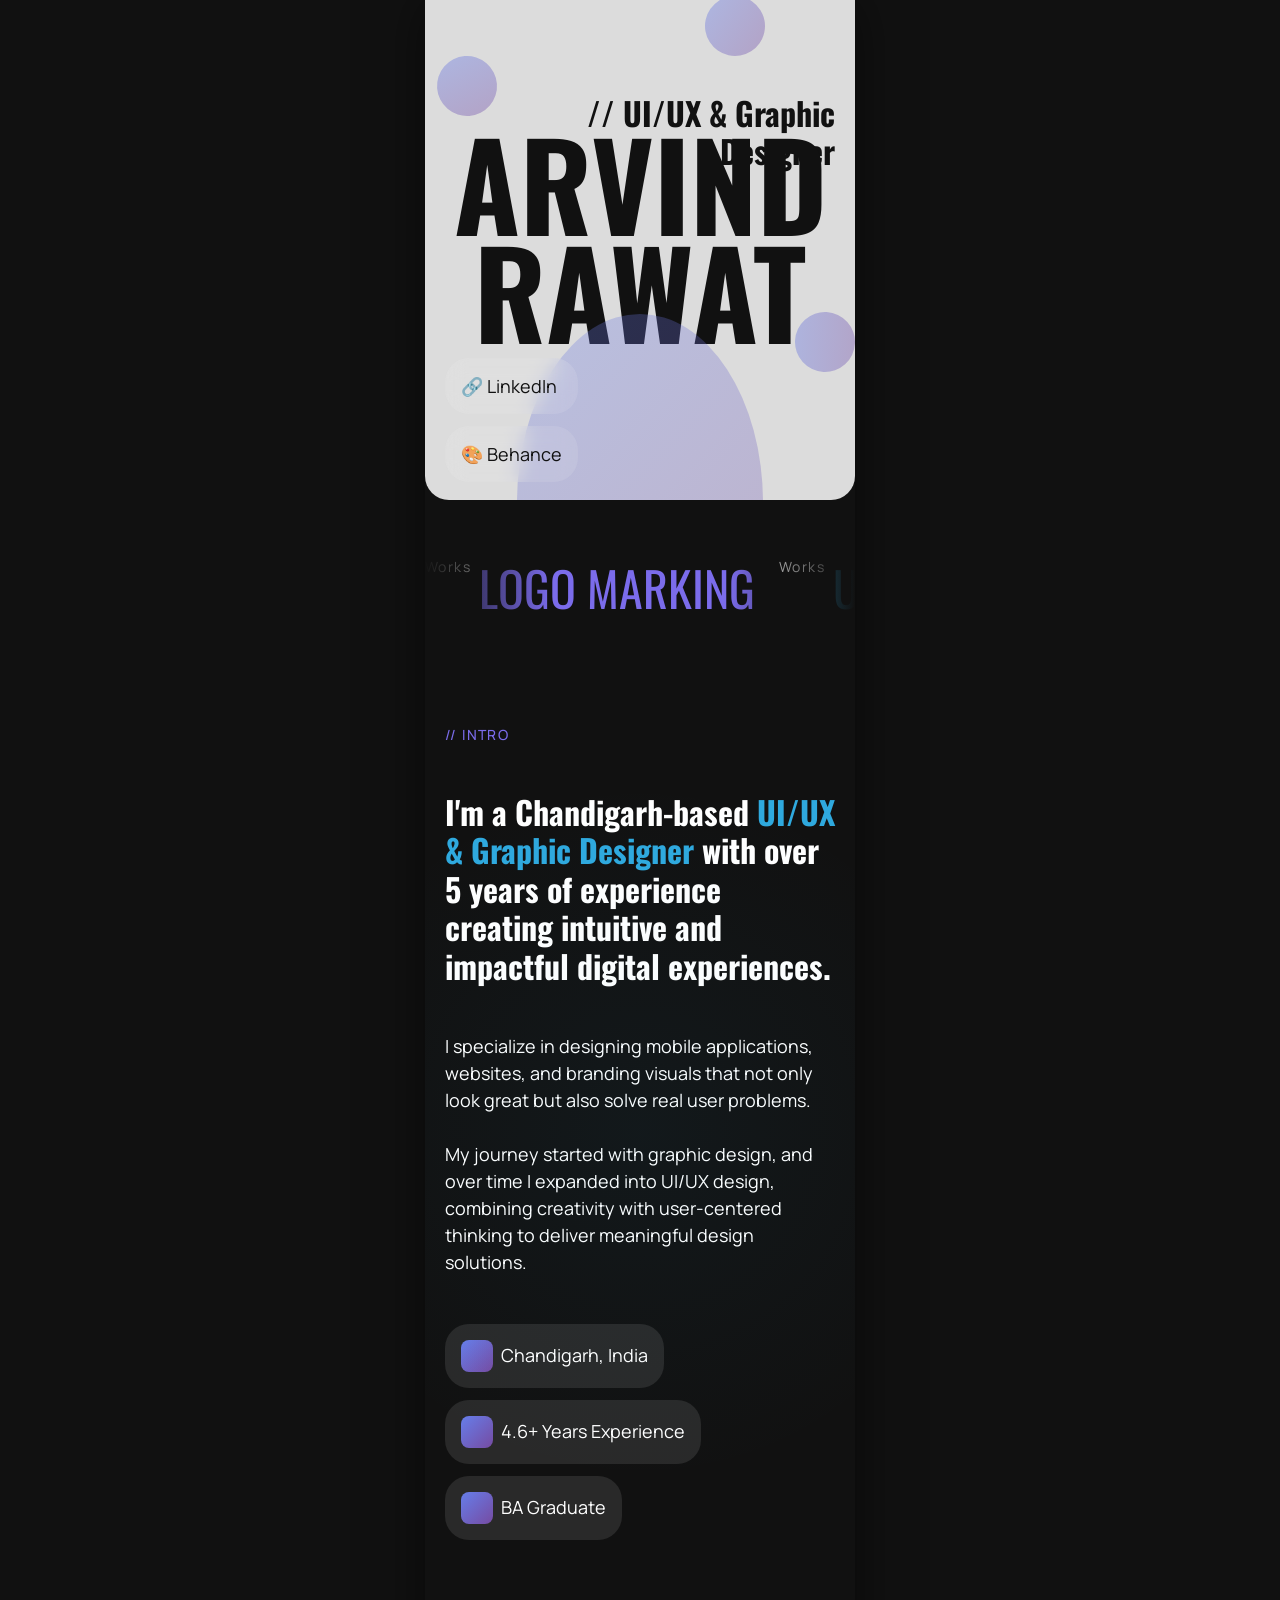
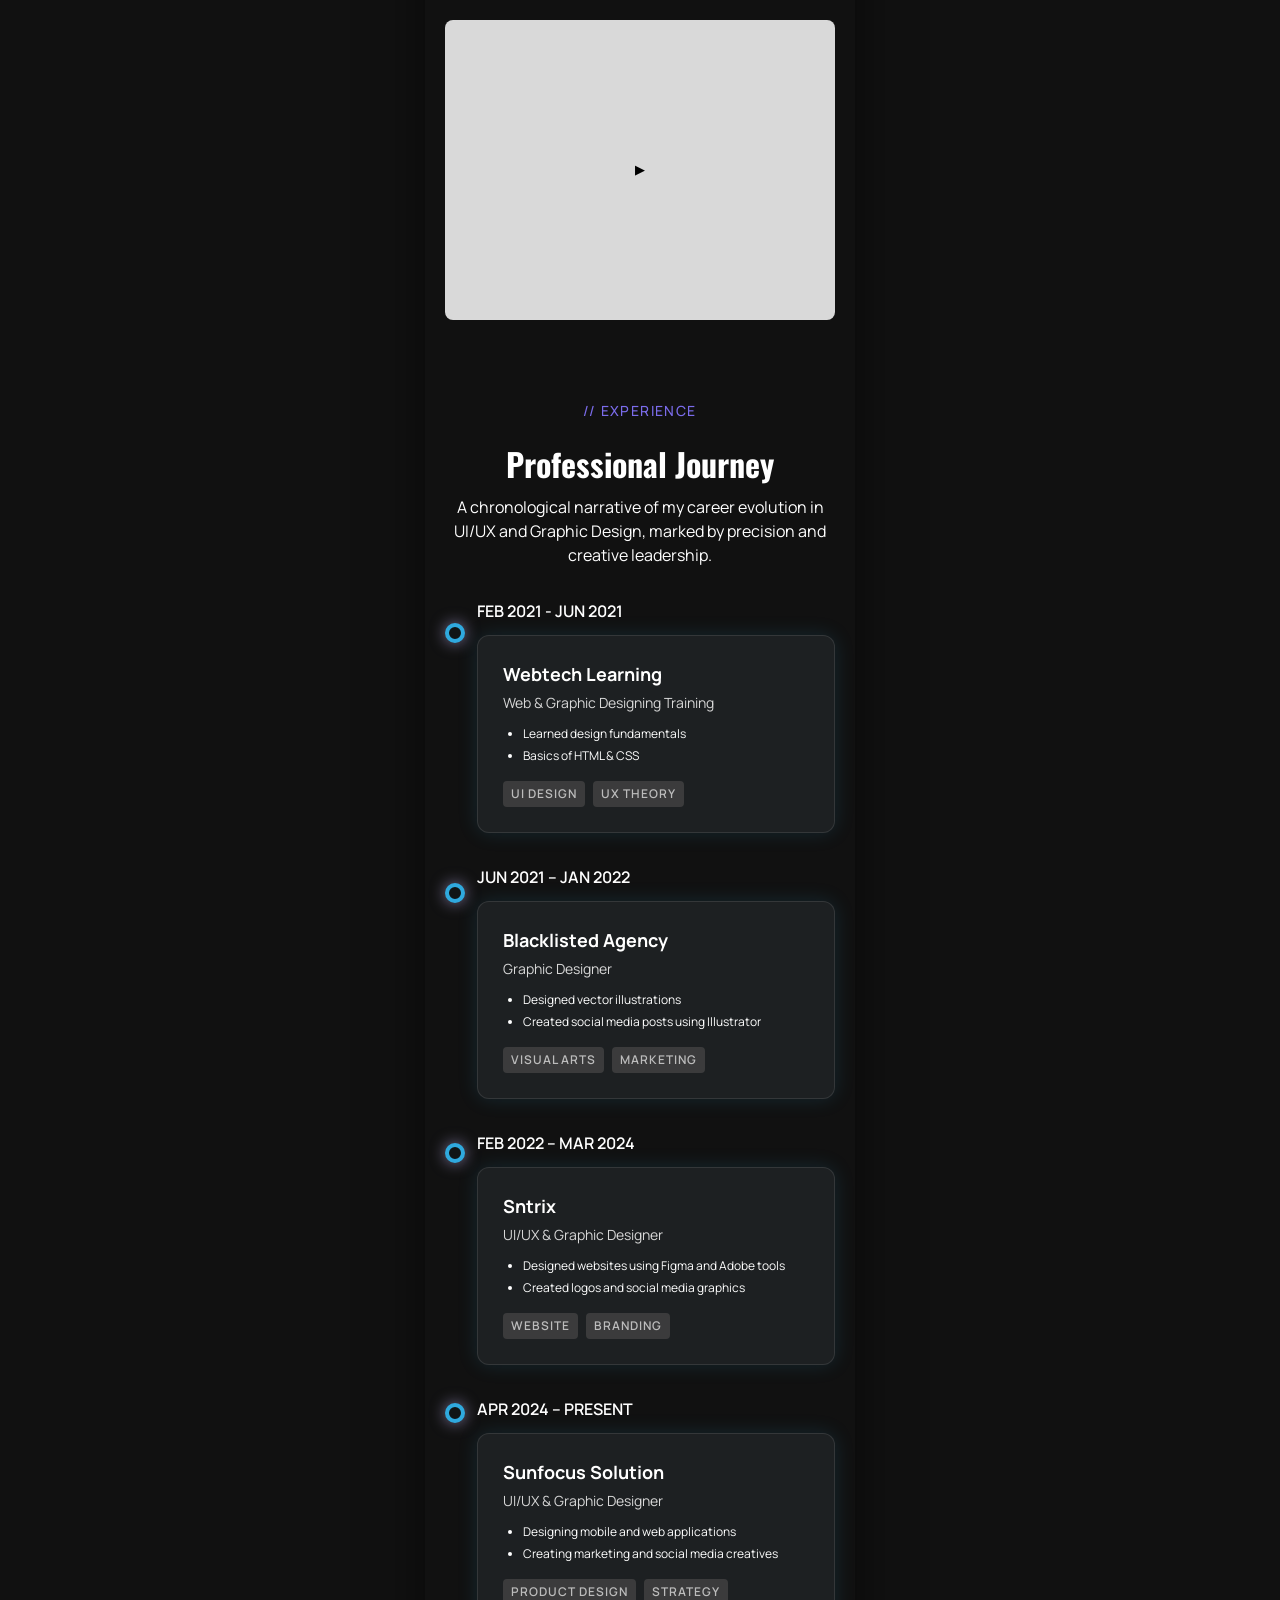
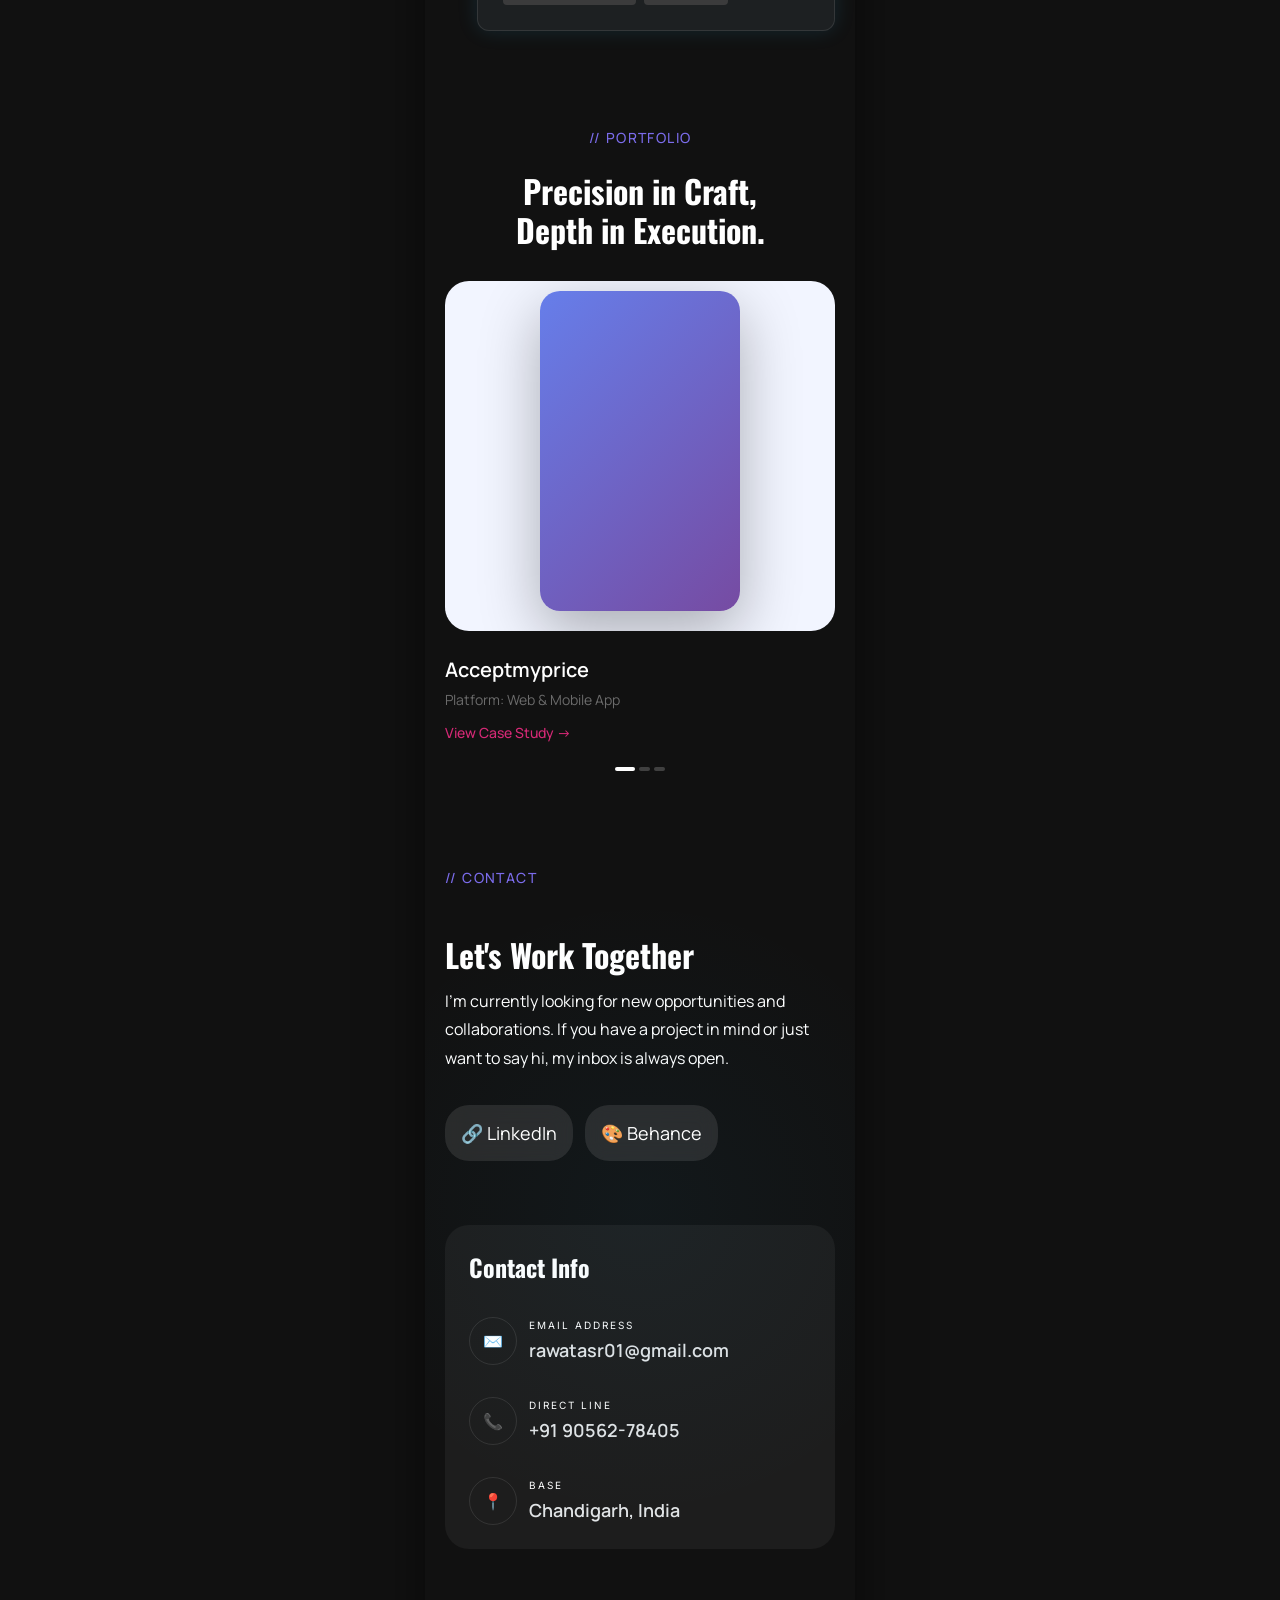
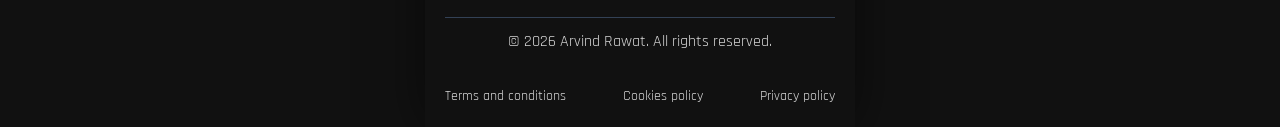
<file: refrence/portfolio.html>
<!DOCTYPE html>
<html lang="en">
<head>
    <meta charset="UTF-8">
    <meta name="viewport" content="width=device-width, initial-scale=1.0">
    <title>Arvind Rawat - UI/UX Designer Portfolio</title>
    <link href="https://fonts.googleapis.com/css2?family=Oswald:wght@400;700&family=Manrope:wght@400;500;600;700&family=Inter:wght@400&family=Rajdhani:wght@400&display=swap" rel="stylesheet">
    <style>
        * { margin: 0; padding: 0; box-sizing: border-box; }
        body { background-color: #111; color: white; font-family: 'Manrope', sans-serif; overflow-x: hidden; line-height: 1.5; }
        .container { max-width: 430px; margin: 0 auto; position: relative; }
        
        /* Hero */
        .hero { position: relative; background-color: #dcdcdc; min-height: 500px; border-bottom-left-radius: 24px; border-bottom-right-radius: 24px; overflow: hidden; padding: 0 20px; }
        .hero-title { font-family: 'Oswald', sans-serif; font-weight: 700; font-size: clamp(80px, 20vw, 120px); line-height: 0.9; text-transform: uppercase; color: #111; text-align: center; padding-top: 128px; padding-bottom: 80px; position: relative; z-index: 10; }
        .hero-portrait { position: absolute; left: 50%; top: 50%; transform: translate(-50%, 64px); width: 246px; height: 377px; z-index: 10; pointer-events: none; }
        .hero-portrait-placeholder { width: 100%; height: 100%; background: linear-gradient(135deg, #667eea 0%, #764ba2 100%); border-radius: 50%; opacity: 0.3; }
        .social-links { position: absolute; left: 20px; top: 358px; z-index: 20; display: flex; flex-direction: column; gap: 12px; }
        .social-btn { background: rgba(255, 255, 255, 0.1); backdrop-filter: blur(10px); padding: 16px; border-radius: 24px; display: flex; align-items: center; gap: 6px; border: none; cursor: pointer; transition: all 0.3s; }
        .social-btn:hover { background: rgba(255, 255, 255, 0.2); transform: translateY(-2px); }
        .social-btn span { font-family: 'Manrope', sans-serif; color: #111; font-size: 18px; }
        .hero-subtitle { position: absolute; right: 20px; top: 94px; font-family: 'Oswald', sans-serif; font-weight: 700; color: #111; text-align: right; font-size: clamp(24px, 6vw, 32px); line-height: 1.2; max-width: 275px; }
        .hero-icon { position: absolute; width: 60px; height: 60px; border-radius: 50%; background: linear-gradient(135deg, #667eea 0%, #764ba2 100%); opacity: 0.4; }
        .icon-instagram { left: 12px; top: 56px; transform: rotate(18deg); }
        .icon-memoji { right: 90px; top: -4px; transform: rotate(-10deg); }
        .icon-youtube { right: 0; bottom: 128px; transform: rotate(-42deg); }
        
        /* Scrolling */
        .work-scroll { position: relative; height: 144px; overflow: hidden; margin: 16px 0; }
        .scroll-gradient-left { position: absolute; left: 0; top: 0; height: 100%; width: 128px; background: linear-gradient(to right, #111, transparent); z-index: 10; }
        .scroll-gradient-right { position: absolute; right: 0; top: 0; height: 100%; width: 128px; background: linear-gradient(to left, #111, transparent); z-index: 10; }
        .scroll-content { display: flex; gap: 24px; animation: scroll 30s linear infinite; white-space: nowrap; align-items: center; height: 100%; }
        .work-item { display: flex; gap: 8px; align-items: flex-start; }
        .work-label { font-family: 'Manrope', sans-serif; color: white; font-size: 14px; letter-spacing: 1.4px; text-transform: capitalize; margin-top: 4px; }
        .work-title { font-family: 'Oswald', sans-serif; font-size: 48px; text-transform: uppercase; }
        .work-purple { color: #7b6ceb; }
        .work-blue { color: #2fa9de; }
        .work-pink { color: #d62976; }
        @keyframes scroll { 0% { transform: translateX(0); } 100% { transform: translateX(-50%); } }
        
        /* Sections */
        section { padding: 48px 20px; position: relative; }
        .section-bg { position: absolute; inset: 0; opacity: 0.05; pointer-events: none; background: radial-gradient(circle at 50% 50%, #2fa9de 0%, transparent 70%); }
        .section-label { font-family: 'Manrope', sans-serif; font-weight: 500; color: #7b6ceb; font-size: 14px; letter-spacing: 1.4px; text-transform: uppercase; margin-bottom: 48px; }
        .section-title { font-family: 'Oswald', sans-serif; font-weight: 700; color: white; font-size: clamp(28px, 7vw, 32px); line-height: 1.2; margin-bottom: 48px; }
        .highlight-blue { color: #2fa9de; }
        
        /* Info Pills */
        .info-pills { display: flex; flex-wrap: wrap; gap: 12px; margin-top: 48px; }
        .info-pill { background: rgba(255, 255, 255, 0.1); padding: 16px; border-radius: 24px; display: flex; align-items: center; gap: 8px; }
        .info-pill-icon { width: 32px; height: 32px; background: linear-gradient(135deg, #667eea 0%, #764ba2 100%); border-radius: 8px; flex-shrink: 0; }
        .info-pill span { font-family: 'Manrope', sans-serif; color: white; font-size: 18px; }
        
        /* Video */
        .video-preview { padding: 32px 20px; }
        .video-container { position: relative; background-color: #d9d9d9; width: 100%; height: 300px; border-radius: 8px; }
        .play-button { position: absolute; top: 50%; left: 50%; transform: translate(-50%, -50%); width: 128px; height: 128px; background: none; border: none; cursor: pointer; transition: transform 0.3s; }
        .play-button:hover { transform: translate(-50%, -50%) scale(1.1); }
        
        /* Experience */
        .experience { display: flex; gap: 12px; align-items: flex-start; }
        .timeline { display: flex; flex-direction: column; align-items: center; padding-top: 24px; gap: 240px; }
        .timeline-dot { width: 20px; height: 20px; border-radius: 50%; background: #101415; border: 4px solid #2fa9de; box-shadow: 0px 0px 15px 0px rgba(202, 190, 255, 0.6); }
        .experience-list { flex: 1; display: flex; flex-direction: column; gap: 32px; }
        .experience-item { display: flex; flex-direction: column; gap: 12px; }
        .experience-date { font-family: 'Manrope', sans-serif; font-weight: 600; color: white; font-size: 16px; }
        .experience-card { background: #1d2022; border: 1px solid rgba(255, 255, 255, 0.1); border-radius: 12px; padding: 25px; box-shadow: 0px 0px 20px rgba(47, 169, 222, 0.15); }
        .experience-company { font-family: 'Manrope', sans-serif; font-weight: 700; color: white; font-size: 18px; margin-bottom: 4px; }
        .experience-role { font-family: 'Manrope', sans-serif; color: #d8d8d8; font-size: 14px; margin-bottom: 12px; }
        .experience-card ul { font-family: 'Manrope', sans-serif; color: white; font-size: 12px; padding-left: 20px; margin-bottom: 16px; }
        .experience-card li { margin-bottom: 4px; }
        .tags { display: flex; gap: 8px; flex-wrap: wrap; }
        .tag { background: #3b3b3c; padding: 4px 8px; border-radius: 4px; color: #bcbcbc; font-size: 12px; font-family: 'Manrope', sans-serif; font-weight: 600; letter-spacing: 1px; text-transform: uppercase; }
        
        /* Portfolio */
        .portfolio-preview { background: #f2f5ff; border-radius: 24px; height: 350px; overflow: hidden; position: relative; margin-bottom: 24px; display: flex; align-items: flex-end; justify-content: center; padding-bottom: 20px; }
        .portfolio-mockup-placeholder { width: 200px; height: 320px; background: linear-gradient(135deg, #667eea 0%, #764ba2 100%); border-radius: 20px; box-shadow: 0 20px 60px rgba(0, 0, 0, 0.3); }
        .portfolio-info h3 { font-family: 'Manrope', sans-serif; font-weight: 600; color: white; font-size: 20px; margin-bottom: 4px; }
        .portfolio-platform { font-family: 'Manrope', sans-serif; color: #6b6b6b; font-size: 14px; margin-bottom: 12px; }
        .case-study-link { display: flex; align-items: center; gap: 4px; color: #d62976; font-family: 'Manrope', sans-serif; font-weight: 500; font-size: 14px; text-decoration: none; cursor: pointer; background: none; border: none; }
        .pagination-dots { display: flex; gap: 4px; justify-content: center; margin-top: 24px; }
        .dot { background: white; height: 4px; border-radius: 2px; }
        .dot.active { width: 20px; opacity: 1; }
        .dot.inactive { width: 11px; opacity: 0.2; }
        
        /* Contact */
        .contact-buttons { display: flex; gap: 12px; margin-bottom: 32px; }
        .contact-info-box { background: rgba(255, 255, 255, 0.05); border-radius: 24px; padding: 24px; margin-top: 64px; }
        .contact-info-title { font-family: 'Oswald', sans-serif; font-weight: 700; color: white; font-size: 24px; margin-bottom: 32px; }
        .contact-item { display: flex; gap: 12px; align-items: center; margin-bottom: 32px; }
        .contact-item:last-child { margin-bottom: 0; }
        .contact-icon { width: 48px; height: 48px; border-radius: 50%; border: 1px solid rgba(255, 255, 255, 0.1); display: flex; align-items: center; justify-content: center; flex-shrink: 0; }
        .contact-details { flex: 1; }
        .contact-label { font-family: 'Inter', sans-serif; color: white; font-size: 10px; letter-spacing: 2px; text-transform: uppercase; margin-bottom: 4px; }
        .contact-value { font-family: 'Manrope', sans-serif; font-weight: 600; color: #e0e3e5; font-size: 18px; }
        
        /* Footer */
        footer { padding: 20px; }
        .footer-content { padding-top: 12px; border-top: 1px solid #334155; }
        .copyright { font-family: 'Rajdhani', sans-serif; color: #d8d8d8; text-align: center; font-size: 16px; margin-bottom: 32px; }
        .footer-links { display: flex; justify-content: space-between; font-family: 'Rajdhani', sans-serif; color: #d8d8d8; font-size: 14px; }
        
        @media (max-width: 380px) {
            .hero-title { font-size: 70px; }
            .social-links { left: 10px; }
            .footer-links { font-size: 11px; }
        }
        @media (min-width: 431px) {
            .container { box-shadow: 0 0 50px rgba(0, 0, 0, 0.5); }
        }
    </style>
</head>
<body>
    <div class="container">
        <!-- Hero Section -->
        <section class="hero">
            <h1 class="hero-title">Arvind<br>Rawat</h1>
            <div class="hero-portrait"><div class="hero-portrait-placeholder"></div></div>
            <div class="social-links">
                <button class="social-btn"><span>🔗 LinkedIn</span></button>
                <button class="social-btn"><span>🎨 Behance</span></button>
            </div>
            <div class="hero-subtitle">// UI/UX & Graphic Designer</div>
            <div class="hero-icon icon-instagram"></div>
            <div class="hero-icon icon-memoji"></div>
            <div class="hero-icon icon-youtube"></div>
        </section>

        <!-- Scrolling Work Types -->
        <div class="work-scroll">
            <div class="scroll-gradient-left"></div>
            <div class="scroll-gradient-right"></div>
            <div class="scroll-content">
                <div class="work-item"><span class="work-label">Works</span><span class="work-title work-purple">Logo Marking</span></div>
                <div class="work-item"><span class="work-label">Works</span><span class="work-title work-blue">UI/UX Design</span></div>
                <div class="work-item"><span class="work-label">Works</span><span class="work-title work-pink">Branding</span></div>
                <div class="work-item"><span class="work-label">Works</span><span class="work-title work-blue">Social Media Design</span></div>
                <div class="work-item"><span class="work-label">Works</span><span class="work-title work-purple">Logo Marking</span></div>
                <div class="work-item"><span class="work-label">Works</span><span class="work-title work-blue">UI/UX Design</span></div>
                <div class="work-item"><span class="work-label">Works</span><span class="work-title work-pink">Branding</span></div>
                <div class="work-item"><span class="work-label">Works</span><span class="work-title work-blue">Social Media Design</span></div>
            </div>
        </div>

        <!-- Intro Section -->
        <section style="position: relative; z-index: 1;">
            <div class="section-bg"></div>
            <p class="section-label">// INTRO</p>
            <h2 class="section-title">I'm a Chandigarh-based <span class="highlight-blue">UI/UX & Graphic Designer</span> with over 5 years of experience creating intuitive and impactful digital experiences.</h2>
            <p style="font-size: 18px; line-height: 1.5; margin-bottom: 48px;">I specialize in designing mobile applications, websites, and branding visuals that not only look great but also solve real user problems.<br><br>My journey started with graphic design, and over time I expanded into UI/UX design, combining creativity with user-centered thinking to deliver meaningful design solutions.</p>
            <div class="info-pills">
                <div class="info-pill"><div class="info-pill-icon"></div><span>Chandigarh, India</span></div>
                <div class="info-pill"><div class="info-pill-icon"></div><span>4.6+ Years Experience</span></div>
                <div class="info-pill"><div class="info-pill-icon"></div><span>BA Graduate</span></div>
            </div>
        </section>

        <!-- Video Preview -->
        <div class="video-preview">
            <div class="video-container">
                <button class="play-button">▶</button>
            </div>
        </div>

        <!-- Experience Section -->
        <section>
            <p class="section-label" style="text-align: center; margin-bottom: 24px;">// EXPERIENCE</p>
            <h2 class="section-title" style="text-align: center; margin-bottom: 12px;">Professional Journey</h2>
            <p style="font-size: 16px; text-align: center; margin-bottom: 32px;">A chronological narrative of my career evolution in UI/UX and Graphic Design, marked by precision and creative leadership.</p>
            <div class="experience">
                <div class="timeline">
                    <div class="timeline-dot"></div>
                    <div class="timeline-dot"></div>
                    <div class="timeline-dot"></div>
                    <div class="timeline-dot"></div>
                </div>
                <div class="experience-list">
                    <div class="experience-item">
                        <p class="experience-date">FEB 2021 - JUN 2021</p>
                        <div class="experience-card">
                            <h3 class="experience-company">Webtech Learning</h3>
                            <p class="experience-role">Web & Graphic Designing Training</p>
                            <ul><li>Learned design fundamentals</li><li>Basics of HTML & CSS</li></ul>
                            <div class="tags"><span class="tag">UI DESIGN</span><span class="tag">UX THEORY</span></div>
                        </div>
                    </div>
                    <div class="experience-item">
                        <p class="experience-date">JUN 2021 – JAN 2022</p>
                        <div class="experience-card">
                            <h3 class="experience-company">Blacklisted Agency</h3>
                            <p class="experience-role">Graphic Designer</p>
                            <ul><li>Designed vector illustrations</li><li>Created social media posts using Illustrator</li></ul>
                            <div class="tags"><span class="tag">VISUAL ARTS</span><span class="tag">MARKETING</span></div>
                        </div>
                    </div>
                    <div class="experience-item">
                        <p class="experience-date">FEB 2022 – MAR 2024</p>
                        <div class="experience-card">
                            <h3 class="experience-company">Sntrix</h3>
                            <p class="experience-role">UI/UX & Graphic Designer</p>
                            <ul><li>Designed websites using Figma and Adobe tools</li><li>Created logos and social media graphics</li></ul>
                            <div class="tags"><span class="tag">WEBSITE</span><span class="tag">BRANDING</span></div>
                        </div>
                    </div>
                    <div class="experience-item">
                        <p class="experience-date">APR 2024 – PRESENT</p>
                        <div class="experience-card">
                            <h3 class="experience-company">Sunfocus Solution</h3>
                            <p class="experience-role">UI/UX & Graphic Designer</p>
                            <ul><li>Designing mobile and web applications</li><li>Creating marketing and social media creatives</li></ul>
                            <div class="tags"><span class="tag">PRODUCT DESIGN</span><span class="tag">STRATEGY</span></div>
                        </div>
                    </div>
                </div>
            </div>
        </section>

        <!-- Portfolio Section -->
        <section>
            <p class="section-label" style="text-align: center; margin-bottom: 24px;">// PORTFOLIO</p>
            <h2 class="section-title" style="text-align: center; margin-bottom: 32px;">Precision in Craft,<br>Depth in Execution.</h2>
            <div class="portfolio-preview"><div class="portfolio-mockup-placeholder"></div></div>
            <div class="portfolio-info">
                <h3>Acceptmyprice</h3>
                <p class="portfolio-platform">Platform: Web & Mobile App</p>
                <a href="#" class="case-study-link">View Case Study →</a>
            </div>
            <div class="pagination-dots">
                <div class="dot active"></div>
                <div class="dot inactive"></div>
                <div class="dot inactive"></div>
            </div>
        </section>

        <!-- Contact Section -->
        <section style="position: relative; z-index: 1;">
            <div class="section-bg"></div>
            <p class="section-label">// CONTACT</p>
            <h2 class="section-title" style="margin-bottom: 12px;">Let's Work Together</h2>
            <p style="font-size: 16px; line-height: 1.8; margin-bottom: 32px;">I'm currently looking for new opportunities and collaborations. If you have a project in mind or just want to say hi, my inbox is always open.</p>
            <div class="contact-buttons">
                <button class="social-btn" style="background: rgba(255, 255, 255, 0.1);"><span style="color: white;">🔗 LinkedIn</span></button>
                <button class="social-btn" style="background: rgba(255, 255, 255, 0.1);"><span style="color: white;">🎨 Behance</span></button>
            </div>
            <div class="contact-info-box">
                <h3 class="contact-info-title">Contact Info</h3>
                <div class="contact-item">
                    <div class="contact-icon">✉️</div>
                    <div class="contact-details">
                        <p class="contact-label">Email Address</p>
                        <p class="contact-value">rawatasr01@gmail.com</p>
                    </div>
                </div>
                <div class="contact-item">
                    <div class="contact-icon">📞</div>
                    <div class="contact-details">
                        <p class="contact-label">Direct Line</p>
                        <p class="contact-value">+91 90562-78405</p>
                    </div>
                </div>
                <div class="contact-item">
                    <div class="contact-icon">📍</div>
                    <div class="contact-details">
                        <p class="contact-label">Base</p>
                        <p class="contact-value">Chandigarh, India</p>
                    </div>
                </div>
            </div>
        </section>

        <!-- Footer -->
        <footer>
            <div class="footer-content">
                <p class="copyright">© 2026 Arvind Rawat. All rights reserved.</p>
                <div class="footer-links">
                    <span>Terms and conditions</span>
                    <span>Cookies policy</span>
                    <span>Privacy policy</span>
                </div>
            </div>
        </footer>
    </div>
</body>
</html>
</file>
<file: styles/site.css>
/* styles/reset.css */
/* ── RESET ── */
*, *::before, *::after {
  box-sizing: border-box;
  margin: 0;
  padding: 0;
}

html {
  scroll-behavior: smooth;
}

img, svg {
  display: block;
  max-width: 100%;
}

ul, ol {
  list-style: none;
}

a {
  text-decoration: none;
  color: inherit;
}

button {
  cursor: pointer;
  border: none;
  background: none;
  font-family: inherit;
}

/* styles/variables.css */
/* ── DESIGN TOKENS ── */
:root {
  /* Colors */
  --bg: #111;
  --bg-alt: #161616;
  --bg-card: #1d2022;

  --blue: #2fa9de;
  --purple: #7b6ceb;
  --pink: #d62976;

  --text-primary: #ffffff;
  --text-secondary: #d8d8d8;
  --text-muted: #bcbcbc;
  --text-dim: #888;
  --text-label: #444;

  --chip-bg: #3b3b3c;
  --chip-text: #bcbcbc;
  --border: rgba(255, 255, 255, 0.1);
  --border-light: rgba(255, 255, 255, 0.06);

  /* Typography */
  --ff-heading: 'Oswald', sans-serif;
  --ff-body: 'Manrope', sans-serif;

  --fs-xxl: clamp(32px, 4vw, 56px);
  --fs-xl: clamp(28px, 3vw, 42px);
  --fs-lg: 22px;
  --fs-md: 16px;
  --fs-sm: 15px;
  --fs-xs: 13px;
  --fs-xxs: 12px;

  /* Spacing */
  --section-py: 100px;
  --section-px: 100px;
  --section-spacing: 100px;
  --container-max: 1200px;
  --container-wide: 1360px;

  /* Radius */
  --radius-sm: 10px;
  --radius-md: 16px;
  --radius-lg: 20px;
  --radius-pill: 100px;

  /* Transitions */
  --ease-default: 0.3s ease;
}

/* styles/base.css */
/* ── BASE STYLES ── */
body {
  background: var(--bg);
  color: var(--text-primary);
  font-family: var(--ff-body);
  overflow-x: hidden;
  -webkit-font-smoothing: antialiased;
  -moz-osx-font-smoothing: grayscale;
}

/* ── Scroll-reveal animation ── */
.reveal {
  opacity: 0;
  transform: translateY(36px);
  transition: opacity 0.7s cubic-bezier(.22,1,.36,1),
              transform 0.7s cubic-bezier(.22,1,.36,1);
}
.reveal.visible {
  opacity: 1;
  transform: translateY(0);
}

/* styles/layout.css */
/* ── LAYOUT & CONTAINER SYSTEM ── */

/* Responsive container - centers content with consistent max-width */
.container {
  width: 100%;
  max-width: var(--container-max);
  margin-left: auto;
  margin-right: auto;
}

.container--wide {
  max-width: var(--container-wide);
}

/* Section base padding - REMOVED to prevent double padding */
/* Individual sections manage their own padding */

/* ── Responsive scaling ── */
/* 1440px baseline */
@media (min-width: 1440px) {
  :root {
    --section-px: 0;
    
    /* Typography scale up */
    --fs-xxl: clamp(36px, 5vw, 64px);
    --fs-xl: clamp(30px, 4vw, 48px);
    --fs-lg: 24px;
    --fs-md: 18px;
    --fs-sm: 17px;
    --fs-xs: 15px;

    /* Spacing scale up */
    --section-spacing: 80px;
    --section-py: var(--section-spacing);
    
    /* Radius scale up */
    --radius-md: 18px;
  }
}

/* 1900px+ scale up */
@media (min-width: 1900px) {
  :root {
    --section-px: 0;
    --container-max: 1690px;
    --container-wide: 1690px;

    /* Typography scale up */
    --fs-xxl: clamp(48px, 6vw, 88px);
    --fs-xl: clamp(36px, 5vw, 64px);
    --fs-lg: 28px;
    --fs-md: 20px;
    --fs-sm: 18px;
    --fs-xs: 16px;
    --fs-xxs: 14px;

    /* Spacing scale up */
    --section-spacing: 100px;
    --section-py: var(--section-spacing);

    /* Radius scale up */
    --radius-md: 24px;
    --radius-lg: 28px;
  }
}

/* Smaller desktops */
@media (max-width: 1280px) {
  :root {
    --section-px: 60px;
    --section-spacing: 70px;
    --section-py: var(--section-spacing);
  }
}

@media (max-width: 1024px) {
  :root {
    --section-px: 40px;
    --section-spacing: 60px;
    --section-py: var(--section-spacing);
  }
}

/* Tablet */
@media (max-width: 768px) {
  :root {
    --section-px: 20px;
    --section-spacing: 48px;
    --section-py: var(--section-spacing);

    /* Typography scale down */
    --fs-xxl: clamp(28px, 7vw, 36px);
    --fs-xl: clamp(24px, 6vw, 30px);
    --fs-lg: 18px;
    --fs-md: 15px;
    --fs-sm: 14px;
    --fs-xs: 13px;
    --fs-xxs: 12px;

    /* Radius scale down */
    --radius-md: 12px;
    --radius-lg: 16px;
  }
}

/* Mobile */
@media (max-width: 480px) {
  :root {
    --section-px: 20px;
    --section-spacing: 40px;
    --section-py: var(--section-spacing);

    /* Typography scale down further */
    --fs-xxl: clamp(24px, 6vw, 32px);
    --fs-xl: clamp(22px, 5vw, 28px);
    --fs-lg: 16px;
    --fs-md: 14px;
    --fs-sm: 13px;
    --fs-xs: 12px;
    --fs-xxs: 11px;
  }
}
/* styles/components/buttons.css */
/* ── BUTTONS ── */

/* CTA nav button */
.nav-cta {
  background: var(--blue) !important;
  color: #fff !important;
  padding: 9px 22px;
  border-radius: var(--radius-lg);
  font-weight: 600 !important;
}

/* Pill button (hero social) */
.pill-btn {
  display: inline-flex;
  align-items: center;
  gap: 8px;
  background: rgba(255, 255, 255, 0.82);
  backdrop-filter: blur(10px);
  -webkit-backdrop-filter: blur(10px);
  border: 1px solid rgba(0, 0, 0, 0.08);
  padding: 8px 18px 8px 10px;
  border-radius: 50px;
  font-size: 14px;
  font-weight: 600;
  color: #111111;
  text-decoration: none;
  cursor: pointer;
  transition: all 0.2s ease;
}
.pill-btn:hover {
  background: rgba(255, 255, 255, 0.98);
  transform: translateY(-2px);
  box-shadow: 0 4px 15px rgba(0, 0, 0, 0.1);
}
.pill-btn img {
  width: 20px;
  height: 20px;
  object-fit: contain;
}

/* Dark pill (contact section) */
.pill-dark {
  display: inline-flex;
  align-items: center;
  gap: 10px;
  background: rgba(255, 255, 255, 0.05);
  backdrop-filter: blur(16px);
  -webkit-backdrop-filter: blur(16px);
  border: 1px solid rgba(255, 255, 255, 0.08);
  border-top: 1px solid rgba(255, 255, 255, 0.2);
  border-left: 1px solid rgba(255, 255, 255, 0.15);
  box-shadow: 0 4px 20px rgba(0, 0, 0, 0.15);
  padding: 12px 24px;
  border-radius: 100px;
  font-size: var(--fs-sm);
  font-weight: 500;
  color: #fff;
  transition: background var(--ease-default), transform var(--ease-default), border-color var(--ease-default);
}
.pill-dark:hover {
  background: rgba(255, 255, 255, 0.1);
  border-color: rgba(255, 255, 255, 0.2);
  transform: translateY(-2px);
}
.pill-dark img {
  width: 20px;
  height: 20px;
  object-fit: contain;
}

/* Arrow buttons (portfolio nav) */
.arr img {
  width: 100%;
  height: 100%;
  object-fit: contain;
}

.arr .icon-hover {
  display: none;
}

.arr:hover .icon-default {
  display: none;
}

.arr:hover .icon-hover {
  display: block;
}

.arr {
  width: 48px;
  height: 48px;
  border-radius: 50%;
  border: none;
  background: transparent;
  display: grid;
  place-items: center;
  cursor: pointer;
  transition: transform var(--ease-default);
}

.arr:hover {
  transform: scale(1.05);
}

/* styles/components/chips.css */
/* ── CHIPS & TAGS ── */

/* Info chips (intro section) */
.chips {
  display: flex;
  flex-wrap: wrap;
  gap: 12px;
  margin-top: 32px;
}
.chip {
  background: rgba(255, 255, 255, 0.05);
  backdrop-filter: blur(16px);
  -webkit-backdrop-filter: blur(16px);
  border: 1px solid rgba(255, 255, 255, 0.08);
  border-top: 1px solid rgba(255, 255, 255, 0.2);
  border-left: 1px solid rgba(255, 255, 255, 0.15);
  box-shadow: 0 4px 20px rgba(0, 0, 0, 0.15);
  color: #fff;
  font-size: var(--fs-xs);
  font-weight: 400;
  padding: 10px 20px;
  border-radius: 100px;
  display: inline-flex;
  align-items: center;
  gap: 8px;
}

/* Timeline tags */
.tl-tags {
  display: flex;
  gap: 6px;
  margin-top: 12px;
  flex-wrap: wrap;
}
.tl-tag {
  font-size: 10px;
  font-weight: 700;
  letter-spacing: 1px;
  color: var(--blue);
  background: rgba(47, 169, 222, 0.08);
  border: 1px solid rgba(47, 169, 222, 0.18);
  padding: 4px 10px;
  border-radius: var(--radius-pill);
}

/* styles/components/cards.css */
/* ── CARDS ── */

/* ── Timeline card ── */
/* Note: Timeline card styles are now in sections/experience.css for better organization */

/* ── Portfolio card ── */
.port-card {
  flex-shrink: 0;
  display: flex;
  flex-direction: column;
  gap: 16px;
  width: 85vw;
  max-width: 320px;
  transition: transform var(--ease-default);
  cursor: pointer;
}
.port-card:hover {
  transform: translateY(-4px);
}

.port-img {
  width: 100%;
  height: 240px;
  border-radius: 16px;
  overflow: hidden;
  position: relative;
  background: #1a1a1a;
}
.port-img picture {
  width: 100%;
  height: 100%;
  display: block;
}
.port-img img {
  width: 100%;
  height: 100%;
  object-fit: cover;
  transition: transform 0.6s var(--ease-default), filter 0.6s var(--ease-default);
}
.port-card:hover .port-img img {
  transform: scale(1.05);
}

.port-img.gray-bg  { background: #2a2a2a; }
.port-img.light-bg { background: #e8e8e8; }
.port-img.dark-bg  { background: #1a1a2e; }

.ph {
  display: flex;
  flex-direction: column;
  align-items: center;
  justify-content: center;
  height: 100%;
  color: rgba(255, 255, 255, 0.3);
  font-size: var(--fs-xs);
  font-weight: 600;
}

.port-foot {
  display: flex;
  align-items: flex-start;
  justify-content: space-between;
  width: 100%;
}

/* Left Content Block */
.port-foot > div {
  display: flex;
  flex-direction: column;
  gap: 4px;
}

.port-name {
  font-family: 'Manrope', sans-serif;
  font-size: 18px;
  font-weight: 600;
  line-height: 1.2;
  color: #FFFFFF;
  transition: color var(--ease-default);
}

.port-sub {
  font-family: 'Manrope', sans-serif;
  font-size: 14px;
  font-weight: 400;
  line-height: 1.2;
  color: #6B6B6B;
}

.port-lnk {
  display: inline-flex;
  align-items: center;
  gap: 2px;
  font-family: 'Manrope', sans-serif;
  font-size: 14px;
  font-weight: 500;
  letter-spacing: 0.7px;
  line-height: 21px;
  color: #D62976;
  white-space: nowrap;
  position: relative;
  text-decoration: none;
  padding-bottom: 2px;
}
.port-lnk::after {
  content: '';
  position: absolute;
  left: 0;
  bottom: 0;
  width: 0;
  height: 1px;
  background-color: #D62976;
  transition: width 0.3s var(--ease-default);
}
.port-card:hover .port-lnk::after,
.port-lnk:hover::after {
  width: 100%;
}

.port-lnk svg {
  width: 18px;
  height: 18px;
  fill: none;
  stroke: currentColor;
  stroke-width: 2;
  stroke-linecap: round;
  stroke-linejoin: round;
  transition: transform 0.3s var(--ease-default);
}
.port-card:hover .port-lnk svg,
.port-lnk:hover svg {
  transform: translate(2px, -2px);
}

/* Responsive adjustments */
@media (min-width: 768px) {
  .port-card {
    max-width: 420px;
    width: 420px;
  }
  .port-img {
    height: 320px;
    border-radius: 20px;
  }
  .port-name {
    font-size: 20px;
  }
  .port-sub {
    font-size: 15px;
  }
}

@media (min-width: 1280px) {
  .port-card {
    max-width: 489px;
    width: 489px;
  }
  .port-img {
    height: 373px;
    border-radius: 24px;
  }
  .port-name {
    font-size: 22px;
  }
  .port-sub {
    font-size: 16px;
  }
}

@media (min-width: 1440px) {
  .port-card {
    max-width: 550px;
    width: 550px;
  }
  .port-img {
    height: 420px;
    border-radius: 24px;
  }
  .port-name {
    font-size: 24px;
  }
  .port-sub {
    font-size: 16px;
  }
}

@media (min-width: 1900px) {
  .port-card {
    max-width: 733px;
    width: 733px;
  }
  .port-img {
    height: 560px;
    border-radius: 28px;
  }
  .port-name {
    font-size: 28px;
  }
  .port-sub {
    font-size: 18px;
  }
}

/* ── Contact card ── */
.contact-card {
  background: var(--bg-card);
  border: 1px solid var(--border);
  border-radius: var(--radius-md);
  padding: 36px 32px;
  min-width: 360px;
}
.contact-card h3 {
  font-family: var(--ff-heading);
  font-weight: 700;
  font-size: 22px;
  margin-bottom: 28px;
}
.ci-list {
  display: flex;
  flex-direction: column;
  gap: 20px;
}
.ci-item {
  display: flex;
  align-items: center;
  gap: 14px;
}
.ci-icon {
  width: 42px;
  height: 42px;
  background: rgba(47, 169, 222, 0.08);
  border: 1px solid rgba(47, 169, 222, 0.18);
  border-radius: var(--radius-sm);
  display: grid;
  place-items: center;
  flex-shrink: 0;
}
.ci-icon svg {
  width: 18px;
  height: 18px;
  fill: none;
  stroke: var(--blue);
  stroke-width: 1.5;
  stroke-linecap: round;
  stroke-linejoin: round;
}
.ci-lbl {
  font-size: 11px;
  color: var(--text-dim);
  font-weight: 600;
  text-transform: uppercase;
  letter-spacing: 0.5px;
  margin-bottom: 2px;
}
.ci-val {
  font-size: var(--fs-sm);
  font-weight: 600;
  color: var(--text-primary);
}

/* styles/components/section-header.css */
/* ── SECTION HEADERS ── */

/* Label (// INTRO, // EXPERIENCE, etc.) */
.lbl {
  font-size: var(--fs-xs);
  font-weight: 600;
  color: var(--purple);
  text-transform: uppercase;
  letter-spacing: 2px;
  margin-bottom: 36px;
}

/* Section title */
.stitle {
  font-family: var(--ff-heading);
  font-weight: 700;
  font-size: 52px;
  line-height: 1.1;
  color: var(--text-primary);
}

/* Responsive heading sizes */
@media (min-width: 1440px) {
  .stitle {
    font-size: 60px;
  }
}

@media (min-width: 1900px) {
  .stitle {
    font-size: 76px;
  }
}

/* styles/sections/hero.css */
/* ── HERO SECTION ── */
/* Based on Arvind Rawat Hero Design Guide */

.hero {
  position: relative;
  height: 780px;
  min-height: 780px;
  overflow: hidden;
  background-image: url('../assets/webp/bg.webp');
  background-size: cover;
  background-position: center;
  background-repeat: no-repeat;
  border-radius: 16px;
  max-width: 100%;
}

/* Gradient Blobs - Bottom Layer */
/* Glow Blobs removed as per reference */
.hero-blob-1,
.hero-blob-2 {
  display: none;
}

/* Display Name - "ARVIND RAWAT" */
.hero-bg-name {
  position: absolute;
  left: 50%;
  top: 50%;
  transform: translate(-50%, -50%);
  width: 100%;
  max-width: 100vw;
  text-align: center;
  font-family: var(--ff-heading);
  font-weight: 700;
  font-size: clamp(80px, 18vw, 420px);
  white-space: nowrap;
  text-transform: uppercase;
  letter-spacing: clamp(-0.06em, -0.04em, -0.02em);
  color: #111111;
  pointer-events: none;
  z-index: 2;
  line-height: 0.8;
  padding: 0 clamp(10px, 2vw, 40px);
  box-sizing: border-box;
  overflow: hidden;
}

.hero-name-overlay {
  display: none;
}

/* Person Photo */
.hero-portrait {
  position: absolute;
  bottom: 0;
  left: 50%;
  transform: translateX(-50%);
  height: 100%;
  width: auto;
  object-fit: contain;
  object-position: bottom center;
  z-index: 3;
  pointer-events: none;
  filter: grayscale(100%) contrast(1.1);
}

/* Role Title - Bottom Right */
.hero-role {
  position: absolute;
  right: 48px;
  bottom: 62px;
  font-family: var(--ff-heading);
  font-weight: 700;
  font-size: 40px;
  color: #111111;
  text-align: right;
  line-height: 1.2;
  max-width: 400px;
  z-index: 5;
}

/* Social Pills - Bottom Left */
.hero-social {
  position: absolute;
  left: 44px;
  bottom: 62px;
  display: flex;
  flex-direction: column;
  gap: 10px;
  z-index: 5;
}

/* Floating Icons with Animation */
.fi {
  position: absolute;
  z-index: 5;
  pointer-events: none;
  animation: floatUpDown 3s ease-in-out infinite;
}

.fi img {
  width: 100%;
  height: 100%;
  object-fit: contain;
  display: block;
  filter: drop-shadow(0 8px 24px rgba(0, 0, 0, 0.18));
}

/* Instagram Icon - Top Left */
.fi-ig {
  top: 80px;
  left: 240px;
  width: 76px;
  height: 76px;
  animation-delay: 0s;
}

.fi-ig img {
  border-radius: 22%;
}

/* YouTube Icon - Mid Left */
.fi-yt {
  bottom: 155px;
  left: 140px;
  width: 56px;
  height: 56px;
  animation-delay: 0.6s;
}

/* Memoji Icon - Top Right */
.fi-mm {
  top: 72px;
  right: 148px;
  width: 80px;
  height: 80px;
  animation-delay: 1.1s;
}

.fi-mm img {
  border-radius: 50%;
}

/* Float Animation */
@keyframes floatUpDown {
  0%, 100% { 
    transform: translateY(0px); 
  }
  50% { 
    transform: translateY(-10px); 
  }
}

/* Responsive Breakpoints */

/* Desktop name sizing fallback. JS fine-tunes this edge-to-edge below 1920px. */
@media (min-width: 768px) and (max-width: 1919px) {
  .hero-bg-name {
    font-size: var(--hero-name-fit-size, clamp(120px, 16.8vw, 322px));
    letter-spacing: clamp(-0.06em, -0.045em, -0.03em);
    padding: 0;
  }
}

/* 1280px Viewport */
@media (max-width: 1280px) {
  .hero {
    height: 720px;
    min-height: 720px;
  }
  
  .hero-role {
    font-size: 34px;
    right: 40px;
    bottom: 52px;
  }
  
  .hero-social {
    left: 36px;
    bottom: 52px;
  }
  
  .fi-ig {
    left: 180px;
    top: 70px;
    width: 68px;
    height: 68px;
  }
  
  .fi-yt {
    left: 115px;
    bottom: 140px;
    width: 50px;
    height: 50px;
  }
  
  .fi-mm {
    right: 120px;
    top: 65px;
    width: 70px;
    height: 70px;
  }
  
  .hero-blob-1,
  .hero-blob-2 {
    display: none;
  }
}

/* 1920px Viewport */
@media (min-width: 1920px) {
  .hero {
    height: 820px;
    min-height: 820px;
  }
  
  .hero-bg-name {
    font-size: clamp(280px, 17vw, 460px);
    letter-spacing: clamp(-0.06em, -0.05em, -0.03em);
    padding: 0 clamp(20px, 3vw, 60px);
  }
  
  .hero-role {
    font-size: 46px;
    right: 64px;
    bottom: 72px;
  }
  
  .hero-social {
    left: 60px;
    bottom: 72px;
  }
  
  .fi-ig {
    left: 340px;
    top: 90px;
    width: 90px;
    height: 90px;
  }
  
  .fi-yt {
    left: 200px;
    bottom: 175px;
    width: 68px;
    height: 68px;
  }
  
  .fi-mm {
    right: 200px;
    top: 85px;
    width: 96px;
    height: 96px;
  }
  
  .hero-blob-1,
  .hero-blob-2 {
    display: none;
  }
}

/* Mobile - 767px and below */
@media (max-width: 767px) {
  /* Canvas */
  .hero {
    position: relative;
    width: 100%;
    height: 500px;
    min-height: 500px;
    overflow: hidden;
    background-image: url('../assets/webp/hero Bg Mobile.webp');
    background-size: cover;
    background-position: center center;
    border-radius: 0;
    border-bottom-left-radius: 24px;
    border-bottom-right-radius: 24px;
  }

  /* Name - Two lines, oversized typography with better visibility */
  .hero-bg-name {
    position: absolute;
    top: 132px;
    left: 50%;
    transform: translateX(-50%);
    width: max-content;
    text-align: center;
    font-family: 'Oswald', sans-serif;
    font-size: 140px;
    font-weight: 700;
    line-height: 0.82;
    letter-spacing: -0.035em;
    white-space: normal;
    z-index: 2;
    padding: 0;
    box-sizing: border-box;
    word-spacing: 9999px;
  }

  /* Hide overlay on mobile */
  .hero-name-overlay {
    display: none;
  }

  /* Portrait - scaled and positioned for better balance */
  .hero-portrait {
    position: absolute;
    bottom: 0;
    left: 52%;
    transform: translateX(-50%);
    height: 88%;
    width: auto;
    max-width: 65%;
    object-fit: contain;
    object-position: bottom center;
    z-index: 3;
    filter: grayscale(100%) contrast(1.1);
  }

  /* Role title - upper right with more breathing room */
  .hero-role {
    position: absolute;
    top: 56px;
    left: 100px;
    right: 28px;
    text-align: right;
    font-family: 'Oswald', sans-serif;
    font-size: 32px;
    line-height: 1.0;
    z-index: 5;
    font-weight: 700;
    color: #111;
  }

  /* Social pills - better integration with portrait base */
  .hero-social {
    position: absolute;
    left: 24px;
    bottom: 55px;
    display: flex;
    flex-direction: column;
    gap: 10px;
    z-index: 5;
  }

  .hero-social .pill-btn {
    display: flex;
    align-items: center;
    gap: 10px;
    border-radius: 50px;
    padding: 12px 24px 12px 14px;
    font-size: 15px;
    font-weight: 600;
  }

  .hero-social .pill-btn img {
    width: 24px;
    height: 24px;
  }

  /* Floating icons - refined positions for better balance */
  .fi {
    position: absolute;
    z-index: 5;
    pointer-events: none;
    border-radius: 22%;
  }

  .fi img {
    width: 100%;
    height: 100%;
    object-fit: contain;
    display: block;
    filter: drop-shadow(0 4px 12px rgba(0, 0, 0, 0.15));
  }

  /* Instagram - top left, moved inward and upward */
  .fi-ig {
    top: 54px;
    left: 24px;
    width: 74px;
    height: 74px;
    animation: floatUpDown 3.0s ease-in-out infinite 0.0s;
  }

  .fi-ig img {
    border-radius: 22%;
  }

  /* Memoji - top right with more spacing from edge */
  .fi-mm {
    top: 30px;
    right: 24px;
    width: 66px;
    height: 66px;
    animation: floatUpDown 3.0s ease-in-out infinite 0.6s;
  }

  .fi-mm img {
    border-radius: 50%;
  }

  /* YouTube - bottom right, lower position */
  .fi-yt {
    bottom: 65px;
    right: 24px;
    width: 70px;
    height: 70px;
    animation: floatUpDown 3.0s ease-in-out infinite 1.1s;
    left: auto;
  }

  /* Float animation - reduced travel distance for mobile */
  @keyframes floatUpDown {
    0%, 100% { 
      transform: translateY(0px); 
    }
    50% { 
      transform: translateY(-6px); 
    }
  }

  .hero-blob-1,
  .hero-blob-2 {
    display: none;
  }
}

/* styles/sections/marquee.css */
/* ── MARQUEE SECTION ── */
.marquee-section {
  position: relative;
  background: #0a0a0a;
  overflow: hidden;
  padding: 40px 0;
  display: flex;
  flex-direction: column;
  gap: 12px; /* Precise gap between rows */
}

/* Left & right fade vignette */
.marquee-section::before,
.marquee-section::after {
  content: '';
  position: absolute;
  top: 0;
  bottom: 0;
  width: 180px;
  z-index: 10;
  pointer-events: none;
}
.marquee-section::before {
  left: 0;
  background: linear-gradient(to right, var(--bg-alt) 0%, transparent 100%);
}
.marquee-section::after {
  right: 0;
  background: linear-gradient(to left, var(--bg-alt) 0%, transparent 100%);
}

.marquee-row {
  display: flex;
  overflow: hidden;
  width: 100%;
  padding: 0; /* Remove internal padding to use section gap instead */
}

.marquee-track {
  display: flex;
  width: max-content;
  flex-shrink: 0;
  align-items: center;
}

/* Row 1: right → left */
.marquee-row.rtl .marquee-track {
  animation: ticker-rtl 35s linear infinite;
}
/* Row 2: left → right */
.marquee-row.ltr .marquee-track {
  animation: ticker-ltr 35s linear infinite;
}

@keyframes ticker-rtl {
  from { transform: translateX(0); }
  to   { transform: translateX(-50%); }
}
@keyframes ticker-ltr {
  from { transform: translateX(-50%); }
  to   { transform: translateX(0); }
}

/* Marquee items */
.mi {
  display: inline-flex;
  align-items: flex-start;
  white-space: nowrap;
  padding: 0 60px;
}
.ml {
  font-family: 'Manrope', sans-serif;
  font-size: 30px;
  font-weight: 400; /* Lighter weight for hierarchy */
  color: #ffffff;
  text-transform: none;
  letter-spacing: -0.5px;
  margin-right: 20px; /* More space between label and text */
  margin-top: 18px; /* Precise alignment with Oswald caps */
  flex-shrink: 0;
  line-height: 1;
}
.mt {
  font-family: 'Oswald', sans-serif;
  font-size: 130px;
  font-weight: 400; /* Updated to Regular weight */
  text-transform: uppercase;
  line-height: 1;
  letter-spacing: -2px;
}

/* Color modifiers */
.blue   { color: #2FA9DE; }
.purple { color: #7B6CEB; }
.pink   { color: #D62976; }
.white  { color: #ffffff; }

.dot {
  display: none;
}

/* styles/sections/intro.css */
/* ── INTRO / ABOUT SECTION ── */
.intro-sec {
  padding: var(--section-spacing) var(--section-px) 90px;
  background: #0d0d0d;
}

@media (min-width: 769px) {
  .intro-sec.lazy-bg-loaded {
    background: #0d0d0d url("../assets/webp/Intro BG.webp") no-repeat center center / cover;
  }
}

@media (max-width: 768px) {
  .intro-sec,
  .intro-sec.lazy-bg-loaded {
    background: #0d0d0d url("../assets/webp/Intro Bg Mobile.webp") no-repeat center center / cover;
  }
}

.intro-label {
  margin-bottom: 24px;
}

.intro-title {
  font-family: var(--ff-heading);
  font-weight: 700;
  font-size: clamp(28px, 3.5vw, 48px);
  line-height: 1.25;
  color: var(--text-primary);
  max-width: 900px;
}
.intro-title .accent {
  color: var(--blue);
}

.intro-bottom {
  display: grid;
  grid-template-columns: 1fr 1fr;
  gap: 60px;
  margin-top: 48px;
}

.intro-bottom-right {
  max-width: 520px;
}

.about-desc {
  font-size: var(--fs-sm);
  line-height: 1.75;
  color: var(--text-secondary);
}
.about-desc p + p {
  margin-top: 16px;
}

@media (max-width: 1024px) {
  .intro-bottom {
    grid-template-columns: 1fr;
    gap: 0;
    margin-top: 0;
  }
  .intro-bottom > div:first-child {
    display: none;
  }
}
@media (min-width: 1900px) {
  .intro-title {
    font-size: clamp(48px, 4.5vw, 72px);
    max-width: 1400px;
  }
  .intro-bottom-right {
    max-width: 100%;
  }
}

/* styles/sections/video.css */
/* ── VIDEO SECTION ── */
.video-sec {
  width: 100%;
  aspect-ratio: 16 / 9;
  display: grid;
  place-items: center;
  position: relative;
  overflow: hidden;
  padding: 0;
  background: var(--bg);
}

/* Video Container */
.video-container {
  width: 100%;
  height: 100%;
  position: relative;
}

/* Thumbnail Overlay */
.video-thumbnail {
  position: absolute;
  top: 0;
  left: 0;
  width: 100%;
  height: 100%;
  display: flex;
  align-items: center;
  justify-content: center;
  cursor: pointer;
  z-index: 10;
  opacity: 1;
  transition: opacity 0.3s ease;
}

.thumbnail-image {
  width: 100%;
  height: 100%;
  object-fit: cover;
  position: absolute;
  top: 0;
  left: 0;
}

/* Play Button Overlay */
.play-button-overlay {
  position: relative;
  z-index: 11;
  background: none;
  border: none;
  cursor: pointer;
  padding: 0;
  transition: transform var(--ease-default), opacity 0.2s ease;
  width: 100px;
  height: 100px;
  pointer-events: auto;
}

.play-button-overlay:hover {
  transform: scale(1.08);
}

.play-button-overlay:hover .play-icon {
  filter: brightness(1.2);
}

.play-button-overlay:active {
  transform: scale(0.95);
}

.play-icon {
  width: 100%;
  height: 100%;
  display: block;
  transition: filter var(--ease-default);
  pointer-events: none;
}

/* Hide thumbnail when video is loaded */
.video-thumbnail.hidden {
  display: none !important;
  opacity: 0 !important;
}

/* Plyr Video Player Container */
.plyr__video-embed {
  width: 100%;
  height: 100%;
  position: relative;
}

.plyr__video-embed iframe {
  width: 100%;
  height: 100%;
  border: none;
}

/* Plyr Custom Styling to Match Design System */
.plyr {
  width: 100%;
  height: 100%;
}

/* Plyr Controls Styling */
.plyr--video .plyr__controls {
  background: linear-gradient(to top, rgba(0, 0, 0, 0.8), transparent);
  padding: 20px;
}

.plyr__control--overlaid {
  background: rgba(255, 255, 255, 0.1);
  backdrop-filter: blur(10px);
  border: 2px solid rgba(255, 255, 255, 0.2);
  width: 100px;
  height: 100px;
  transition: all var(--ease-default);
}

.plyr__control--overlaid:hover {
  background: rgba(255, 255, 255, 0.15);
  border-color: rgba(255, 255, 255, 0.3);
  transform: scale(1.08);
}

.plyr__control--overlaid svg {
  fill: var(--text-primary);
  width: 40px;
  height: 40px;
}

/* Progress Bar */
.plyr__progress input[type="range"] {
  color: var(--blue);
}

.plyr__progress__buffer {
  background: rgba(255, 255, 255, 0.2);
}

/* Volume and Time */
.plyr__time,
.plyr__volume {
  color: var(--text-primary);
  font-family: var(--ff-body);
  font-size: var(--fs-sm);
}

/* Control Buttons */
.plyr__controls__item button {
  color: var(--text-primary);
}

.plyr__controls__item button:hover {
  background: rgba(255, 255, 255, 0.1);
}

/* Settings Menu wrapper — must stay as a normal flex item in the controls bar */
.plyr__menu {
  position: relative !important;
  background: transparent !important;
  border: none !important;
  min-width: unset !important;
}

/* Force settings button to always be visible */
.plyr__control[data-plyr="settings"] {
  display: inline-flex !important;
  opacity: 1 !important;
  visibility: visible !important;
}

/* Settings dropdown popup */
.plyr__menu__container {
  background: var(--bg-card) !important;
  border: 1px solid var(--border) !important;
  border-radius: var(--radius-sm) !important;
  color: var(--text-primary) !important;
  font-family: var(--ff-body) !important;
  padding: 8px 0;
  min-width: 200px;
}

.plyr__menu__container .plyr__control {
  width: 100%;
  text-align: left;
  padding: 8px 16px;
  display: flex;
  align-items: center;
  justify-content: space-between;
}

.plyr__menu__container .plyr__control:hover {
  background: rgba(255, 255, 255, 0.1);
}

.plyr__menu__container .plyr__control[role="menuitemradio"][aria-checked="true"]::before {
  background: var(--blue) !important;
}

/* Forward menu items (Quality, Speed) */
.plyr__control--forward {
  display: flex;
  justify-content: space-between;
  align-items: center;
}

.plyr__menu__value {
  margin-left: auto;
  padding-left: 16px;
  opacity: 0.7;
  font-size: 0.9em;
}

.plyr__menu__arrow {
  margin-left: 8px;
  font-size: 1.2em;
  opacity: 0.7;
}

/* Back button */
.plyr__control--back {
  border-bottom: 1px solid var(--border);
  margin-bottom: 4px;
  padding-bottom: 12px !important;
}

.plyr__control--back .plyr__menu__arrow {
  margin-right: 8px;
  margin-left: 0;
}

/* Responsive Sizes */
@media (min-width: 1280px) {
  .play-button-overlay {
    width: 180px;
    height: 180px;
  }
  
  .plyr__control--overlaid {
    width: 180px;
    height: 180px;
  }
  
  .plyr__control--overlaid svg {
    width: 60px;
    height: 60px;
  }
}

@media (min-width: 1281px) {
  .play-button-overlay {
    width: 220px;
    height: 220px;
  }
  
  .plyr__control--overlaid {
    width: 220px;
    height: 220px;
  }
  
  .plyr__control--overlaid svg {
    width: 70px;
    height: 70px;
  }
}

@media (min-width: 1441px) {
  .video-sec {
    height: auto;
  }
  
  .play-button-overlay {
    width: 280px;
    height: 280px;
  }
  
  .plyr__control--overlaid {
    width: 280px;
    height: 280px;
  }
  
  .plyr__control--overlaid svg {
    width: 90px;
    height: 90px;
  }
}

@media (max-width: 768px) {
  .video-sec {
    height: auto;
  }
  
  .play-button-overlay {
    width: 80px;
    height: 80px;
  }
  
  .plyr__control--overlaid {
    width: 80px;
    height: 80px;
  }
  
  .plyr__control--overlaid svg {
    width: 32px;
    height: 32px;
  }
  
  .plyr--video .plyr__controls {
    padding: 15px;
  }
}


/* styles/sections/experience.css */
/* ══════════════════════════════════════════════════════════════
   EXPERIENCE SECTION — Professional Journey Timeline
   Optimized for high-end aesthetic and pixel-perfect precision
   ══════════════════════════════════════════════════════════════ */

.exp-sec {
  background: var(--bg);
  padding: var(--section-spacing) var(--section-px) var(--section-spacing);
  position: relative;
  overflow: hidden;
}

.professional-journey {
  width: 100%;
}

/* ── Header Section ── */
.professional-journey .header-section {
  margin-bottom: 100px;
  text-align: center;
}

.professional-journey .stitle {
  margin-bottom: 24px;
}

.professional-journey .subtitle {
  font-size: var(--fs-md);
  color: var(--text-secondary);
  line-height: 1.6;
  max-width: 720px;
  margin: 0 auto;
  font-weight: 400;
}

.professional-journey .subtitle p {
  margin: 0;
}

/* ══════════════════════════════════════════════════════════════
   TIMELINE SECTION
   ══════════════════════════════════════════════════════════════ */

.timeline-section {
  position: relative;
  padding: 100px 0;
  margin-top: 40px;
  /* Removed .reveal from section level to prevent massive layout calculations on start */
}

/* ── Timeline Lines ── */
.timeline-line-horizontal {
  position: absolute;
  top: 50%;
  left: 0;
  right: 0;
  height: 1px;
  background: rgba(47, 169, 222, 0.2);
  transform: translateY(-50%);
  z-index: 1;
}

.timeline-line-horizontal::after {
  content: "";
  position: absolute;
  top: 0;
  left: 0;
  right: 100%;
  height: 100%;
  background: var(--blue);
  box-shadow: 0 0 15px var(--blue);
}

.timeline-line-horizontal.visible::after {
  animation: growLine 1.8s cubic-bezier(0.65, 0, 0.35, 1) forwards;
}

@keyframes growLine {
  from { right: 100%; }
  to { right: 0; }
}

.timeline-line-vertical {
  display: none;
}

/* ── Desktop Timeline ── */
.timeline-desktop {
  display: grid;
  grid-template-columns: repeat(4, 1fr);
  position: relative;
  z-index: 2;
  width: 100%;
  height: 600px; /* Fixed height for absolute stability on desktop */
}

.timeline-item {
  position: relative;
  display: flex;
  flex-direction: column;
  align-items: center;
  height: 100%;
  justify-content: center;
  will-change: transform, opacity;
}

/* Staggered reveal for premium feel */
.timeline-item:nth-child(2) { transition-delay: 0.1s; }
.timeline-item:nth-child(3) { transition-delay: 0.2s; }
.timeline-item:nth-child(4) { transition-delay: 0.3s; }
.timeline-item:nth-child(5) { transition-delay: 0.4s; }

/* ── Timeline Dot ── */
.timeline-dot {
  width: 16px;
  height: 16px;
  background: var(--blue);
  border: 3px solid var(--bg);
  border-radius: 50%;
  position: absolute;
  top: 50%;
  left: 50%;
  transform: translate(-50%, -50%);
  z-index: 5;
  box-shadow: 0 0 10px rgba(47, 169, 222, 0.5);
  transition: all 0.4s cubic-bezier(0.175, 0.885, 0.32, 1.275);
}

.timeline-item:hover .timeline-dot {
  transform: translate(-50%, -50%) scale(1.3);
  box-shadow: 0 0 20px var(--blue);
  background: #fff;
}

/* ── Timeline Containers (Top/Bottom) ── */
.timeline-container {
  position: absolute;
  width: 100%;
  padding: 0 15px;
  display: flex;
  flex-direction: column;
  align-items: center;
  transition: transform 0.4s var(--ease-default);
}

.timeline-container.top {
  bottom: 50%;
  padding-bottom: 50px;
}

.timeline-container.bottom {
  top: 50%;
  padding-top: 50px;
}

/* ── Vertical Dividers ── */
.vertical-divider {
  width: 1px;
  height: 50px;
  background: linear-gradient(to bottom, var(--blue), transparent);
  opacity: 0.4;
}

.top-divider {
  background: linear-gradient(to bottom, transparent, var(--blue));
}

.bottom-divider {
  background: linear-gradient(to bottom, var(--blue), transparent);
}

/* ── Timeline Date ── */
.timeline-date {
  position: absolute;
  font-family: var(--ff-body);
  font-size: 14px;
  font-weight: 600;
  letter-spacing: 1px;
  color: #FFF;
  white-space: nowrap;
  text-transform: uppercase;
}

.top-date {
  top: calc(50% + 30px);
}

.bottom-date {
  bottom: calc(50% + 30px);
}

/* ── Timeline Card ── */
.timeline-card {
  background: rgba(29, 32, 34, 0.7); /* Slightly more opaque for stability */
  backdrop-filter: blur(12px);
  border: 1px solid rgba(255, 255, 255, 0.08);
  border-radius: 16px;
  padding: 28px;
  width: 100%;
  max-width: 310px;
  transition: all 0.5s cubic-bezier(0.23, 1, 0.32, 1);
  box-shadow: 0 15px 35px rgba(0, 0, 0, 0.3);
  will-change: transform, opacity;
}

.timeline-item:hover .timeline-card {
  transform: translateY(-10px);
  border-color: rgba(47, 169, 222, 0.3);
  background: rgba(29, 32, 34, 0.8);
  box-shadow: 0 25px 50px rgba(0, 0, 0, 0.3), 0 0 20px rgba(47, 169, 222, 0.1);
}

.card-title {
  font-family: var(--ff-heading);
  font-size: 19px;
  font-weight: 400;
  color: var(--text-primary);
  margin-bottom: 6px;
  letter-spacing: 0.5px;
}

.card-subtitle {
  font-size: 14px;
  color: #7B6CEB;
  margin-bottom: 18px;
  font-weight: 500;
  opacity: 1;
}

.card-list {
  list-style: none;
  padding: 0;
  margin: 0 0 24px 0;
}

.card-list li {
  font-size: 13px;
  color: var(--text-muted);
  line-height: 1.6;
  margin-bottom: 10px;
  position: relative;
  padding-left: 20px;
}

.card-list li::before {
  content: "";
  position: absolute;
  left: 0;
  top: 9px;
  width: 5px;
  height: 1px;
  background: var(--blue);
}

.card-tags {
  display: flex;
  flex-wrap: wrap;
  gap: 8px;
  margin-top: auto;
}

.card-tags .tag {
  font-size: 9px;
  font-weight: 700;
  letter-spacing: 1px;
  color: rgba(255, 255, 255, 0.6);
  background: rgba(255, 255, 255, 0.03);
  padding: 6px 10px;
  border-radius: 4px;
  border: 1px solid rgba(255, 255, 255, 0.05);
  text-transform: uppercase;
  transition: all 0.3s ease;
}

.timeline-item:hover .tag {
  border-color: rgba(47, 169, 222, 0.2);
  color: var(--text-primary);
}

/* ══════════════════════════════════════════════════════════════
   MOBILE TIMELINE
   ══════════════════════════════════════════════════════════════ */

.timeline-mobile {
  display: none;
}

@media (max-width: 1024px) {
  .timeline-desktop {
    grid-template-columns: repeat(2, 1fr);
  }
  .timeline-item {
    min-height: 480px;
  }
}

@media (max-width: 768px) {
  /* Match other sections: use var(--section-px) for horizontal padding */
  .exp-sec { 
    padding: 60px var(--section-px) 80px;
  }
  
  /* Remove container constraint on mobile only - let content flow naturally */
  .timeline-section .container {
    max-width: 100%;
    padding: 0;
  }
  
  .timeline-desktop { display: none; }
  .timeline-line-horizontal { display: none; }
  
  /* Timeline mobile takes full width within section padding */
  .timeline-mobile { 
    display: block;
    padding: 0;
    max-width: 100%;
    margin: 0;
  }
  
  /* ── Item row ── */
  .timeline-mobile .mob-item {
    display: flex;
    gap: 0;
    align-items: flex-start;
  }

  /* ── Left spine: dot + vertical line stacked ── */
  .timeline-mobile .mob-spine {
    display: flex;
    flex-direction: column;
    align-items: center;
    width: 36px;
    flex-shrink: 0;
    align-self: stretch;
  }

  /* ── Dot: sits at top of spine, aligned with date text ── */
  .timeline-mobile .mob-dot {
    flex-shrink: 0;
    margin-top: 5px;
    z-index: 1;
    position: relative;
  }

  /* ── Vertical line: grows to fill exact height of card beside it ── */
  .timeline-mobile .mob-vline {
    width: 1.5px;
    flex: 1;
    margin-top: 2px;
    background: rgba(47, 169, 222, 0.15);
  }

  /* ── Hide line on last item ── */
  .timeline-mobile .mob-item:last-child .mob-vline,
  .timeline-mobile .mob-item-last .mob-vline {
    background: transparent;
  }

  /* ── Right body: date + card ── */
  .timeline-mobile .mob-body {
    flex: 1;
    padding-left: 10px;
    padding-bottom: 24px;
    min-width: 0;
  }

  /* ── Date label sits directly above card ── */
  .timeline-mobile .mobile-date {
    display: block;
    margin-bottom: 10px;
  }

  /* ── Card fills the body width ── */
  .timeline-mobile .timeline-card {
    margin: 0 !important;
    width: auto !important;
  }

  /* ── Conflict Overrides: Stop desktop styles from bleeding in ── */
  
  /* Stop ALL CAPS title from desktop .card-title style */
  .timeline-mobile .card-title {
    text-transform: none !important;
    letter-spacing: normal !important;
  }

  /* Stop oversized font from desktop .card-title style */
  .timeline-mobile .card-title {
    font-size: 16px !important;
  }

  /* Stop desktop card-subtitle color override if needed */
  .timeline-mobile .card-subtitle {
    color: #7B6CEB !important;
  }

  .professional-journey .header-section {
    text-align: center;
    margin-bottom: 32px;
  }

  .timeline-section {
    padding: 0;
    margin-top: 0;
  }

  .professional-journey .subtitle {
    text-align: center;
    margin: 0 auto;
    font-size: 15px;
    line-height: 1.6;
    color: var(--text-secondary);
    max-width: 320px;
  }
}

/* ── Responsive scaling ── */
@media (min-width: 1440px) {
  .timeline-card { max-width: 330px; }
}

@media (min-width: 1900px) {
  .exp-sec { padding: var(--section-spacing) var(--section-px) var(--section-spacing); }
  .professional-journey .subtitle { font-size: 20px; max-width: 850px; }
  .timeline-card { max-width: 380px; padding: 36px; }
  .card-title { font-size: 24px; }
  .card-subtitle { font-size: 18px; }
  .card-list li { font-size: 15px; }
}

/* styles/sections/portfolio.css */
/* ── PORTFOLIO SECTION ── */
.port-sec {
  background: var(--bg);
  padding: var(--section-spacing) var(--section-px) var(--section-spacing);
  position: relative;
}

.port-head {
  display: flex;
  align-items: flex-end;
  justify-content: space-between;
  margin-bottom: 48px;
  gap: 24px;
}
.port-head .stitle {
  margin-top: 24px;
  line-height: 1.2;
}

.port-nav {
  display: flex;
  gap: 12px;
}

.port-grid {
  display: flex;
  gap: 24px;
  overflow-x: auto;
  scroll-snap-type: x mandatory;
  scroll-behavior: smooth;
  -ms-overflow-style: none;
  scrollbar-width: none;
  padding-bottom: 8px;
}
.port-grid::-webkit-scrollbar {
  display: none;
}
.port-grid .port-card {
  scroll-snap-align: start;
}
.port-grid .port-card:last-child {
  margin-right: 0;
}

/* Portfolio Pagination - Hidden by default (shown on mobile) */
.port-pagination {
  display: none;
}

/* Responsive adjustments */
@media (max-width: 768px) {
  .port-head {
    flex-direction: column;
    align-items: flex-start;
    gap: 24px;
  }
  
  .port-nav {
    display: none;
  }
}

@media (min-width: 1900px) {
  .port-card {
    width: 640px;
  }
  .port-img {
    height: 480px;
    border-radius: 28px;
  }
  .port-name {
    font-size: 28px;
  }
  .port-sub {
    font-size: 18px;
  }
}

/* styles/sections/contact.css */
/* ── CONTACT SECTION ── */
#contact {
  padding: 100px 0 40px;
  width: 100%;
  position: relative;
  overflow: hidden;
  background-color: #0d0d0d;
  background-size: cover;
  background-position: center;
  background-repeat: no-repeat;
}

#contact.lazy-bg-loaded {
  background-image: url('../assets/webp/Footer BG.webp');
}

.contact-container {
  padding: 0 var(--section-px);
  display: flex;
  flex-direction: column;
  gap: 48px;
}

.contact-wrap {
  display: flex;
  align-items: center;
  justify-content: space-between;
  gap: 60px;
}

.contact-desc {
  font-size: var(--fs-sm);
  color: var(--text-secondary);
  line-height: 1.7;
  margin-top: 20px;
  max-width: 480px;
}

.contact-btns {
  display: flex;
  gap: 12px;
  margin-top: 32px;
}

.contact-btns .pill-dark img {
  filter: brightness(0) invert(1);
}

/* Contact Card Glassmorphism */
.contact-card {
  background: rgba(255, 255, 255, 0.03);
  backdrop-filter: blur(10px);
  border: 1px solid rgba(255, 255, 255, 0.1);
  border-radius: 24px;
  padding: 40px;
  width: 100%;
  max-width: 480px;
}

.contact-card h3 {
  font-size: 32px;
  font-family: var(--font-oswald);
  text-transform: uppercase;
  margin-bottom: 32px;
}

.ci-list {
  display: flex;
  flex-direction: column;
  gap: 24px;
}

.ci-item {
  display: flex;
  align-items: center;
  gap: 20px;
}

.ci-icon {
  width: 48px;
  height: 48px;
  border-radius: 50%;
  border: 1px solid rgba(255, 255, 255, 0.1);
  display: flex;
  align-items: center;
  justify-content: center;
  color: var(--text-secondary);
}

.ci-icon svg {
  width: 20px;
  height: 20px;
  stroke: currentColor;
  stroke-width: 1.5;
  fill: none;
}

.ci-lbl {
  font-size: 10px;
  letter-spacing: 0.1em;
  color: var(--text-dim);
  text-transform: uppercase;
  margin-bottom: 4px;
}

.ci-val {
  font-size: 20px;
  color: var(--text-primary);
}

/* Interactive States */
.link-item {
  text-decoration: none;
  cursor: pointer;
  transition: transform 0.3s var(--ease-default);
}

.link-item:hover {
  transform: translateX(4px);
}

.link-item:hover .ci-icon {
  background: rgba(255, 255, 255, 0.05);
  border-color: rgba(255, 255, 255, 0.2);
  color: var(--text-primary);
}

.link-item:hover .ci-val {
  color: var(--purple);
}

/* Toast Notification */
.toast {
  position: fixed;
  bottom: 40px;
  left: 50%;
  transform: translateX(-50%) translateY(100px);
  background: var(--purple);
  color: white;
  padding: 12px 24px;
  border-radius: 12px;
  font-size: 14px;
  font-weight: 500;
  box-shadow: 0 10px 30px rgba(123, 108, 235, 0.3);
  z-index: 9999;
  opacity: 0;
  transition: all 0.4s cubic-bezier(0.175, 0.885, 0.32, 1.275);
  pointer-events: none;
}

.toast.show {
  transform: translateX(-50%) translateY(0);
  opacity: 1;
}

/* Contact Footer */
.contact-footer {
  display: flex;
  align-items: center;
  justify-content: space-between;
  padding-top: 40px;
  border-top: 1px solid rgba(255, 255, 255, 0.1);
  font-size: var(--fs-xxs);
  color: var(--text-dim);
}

.footer-links {
  display: flex;
  gap: 24px;
}

.footer-links a {
  color: var(--text-dim);
  transition: color var(--ease-default);
}

.footer-links a:hover {
  color: var(--text-primary);
}

@media (max-width: 1024px) {
  .contact-wrap {
    flex-direction: column;
    align-items: flex-start;
  }
  .contact-card {
    max-width: 100%;
  }
  .contact-footer {
    flex-direction: column;
    gap: 20px;
    align-items: flex-start;
  }
}

@media (max-width: 768px) {
  #contact.lazy-bg-loaded {
    background-image: url('../assets/webp/contact bg mobile.webp');
  }
}

/* styles/mobile.css */
/* ═══════════════════════════════════════════════════════════════
   MOBILE RESPONSIVE STYLES
   ONLY applies to mobile devices (max-width: 768px)
   Desktop styles remain unchanged
   Section gap: 48px between all sections on mobile
   ═══════════════════════════════════════════════════════════════ */

/* ── MOBILE ONLY STYLES ── */
@media (max-width: 768px) {
  /* Mobile wrapper with max-width constraint */
  body > section,
  body > .marquee-section {
    max-width: 430px;
    margin-left: auto;
    margin-right: auto;
  }

  .container {
    max-width: 430px;
    padding: 0;
    margin: 0 auto;
  }

  /* Section spacing - 48px gap between sections (mobile only) */
  .hero + .marquee-section {
    margin-top: 0;
  }

  .marquee-section + .intro-sec {
    margin-top: 0;
  }

  .intro-sec + .video-sec {
    margin-top: 0;
  }

  .video-sec + .exp-sec {
    margin-top: 0;
  }

  .exp-sec + .port-sec {
    margin-top: 0;
  }

  .port-sec + #contact {
    margin-top: 48px;
  }

  /* ═══════════════════════════ HERO SECTION ═══════════════════════════ */
  /* Hero mobile styles are now in hero.css for better organization */

  /* ═══════════════════════════ MARQUEE ═══════════════════════════ */
  .marquee-section {
    padding: 0;
    gap: 0;
    margin: 0;
    background: #0a0a0a;
  }

  .marquee-row {
    height: auto;
    position: relative;
    padding: 8px 0;
  }

  .marquee-row:first-child {
    padding-bottom: 6px;
  }

  .marquee-row:last-child {
    padding-top: 6px;
  }

  .mi {
    gap: 8px;
    padding: 0 40px;
  }

  .ml {
    font-size: 16px;
    font-family: 'Manrope', sans-serif;
    color: #ffffff;
    margin-top: 0;
  }

  .mt {
    font-size: 56px;
    font-family: 'Oswald', sans-serif;
    line-height: 1;
  }

  .dot {
    width: 6px;
    height: 6px;
  }

  /* Add gradient overlays for mobile */
  .marquee-row::before {
    content: '';
    position: absolute;
    left: 0;
    top: 0;
    height: 100%;
    width: 80px;
    background: linear-gradient(to right, #0a0a0a, transparent);
    z-index: 10;
    pointer-events: none;
  }

  .marquee-row::after {
    content: '';
    position: absolute;
    right: 0;
    top: 0;
    height: 100%;
    width: 80px;
    background: linear-gradient(to left, #0a0a0a, transparent);
    z-index: 10;
    pointer-events: none;
  }

  /* ═══════════════════════════ INTRO SECTION ═══════════════════════════ */
  .intro-sec {
    padding: 48px 20px;
    position: relative;
    z-index: 1;
  }

  .intro-sec .container {
    padding: 0;
  }

  .intro-label {
    margin-bottom: 48px;
    font-size: 14px;
    letter-spacing: 1.4px;
  }

  .intro-title {
    font-size: clamp(28px, 7vw, 32px);
    line-height: 1.2;
    margin-bottom: 20px;
  }

  .intro-bottom {
    flex-direction: column;
    gap: 0;
  }

  .intro-bottom > div:first-child {
    display: none;
  }

  .intro-bottom-right {
    gap: 48px;
  }

  .about-desc {
    font-size: 18px;
    line-height: 1.5;
  }

  .about-desc p {
    margin-bottom: 20px;
  }

  .about-desc p:last-child {
    margin-bottom: 0;
  }

  .chips {
    flex-wrap: wrap;
    gap: 12px;
  }

  .chip {
    padding: 16px;
    font-size: 18px;
    border-radius: 24px;
    background: rgba(255, 255, 255, 0.1);
    display: flex;
    align-items: center;
    gap: 8px;
  }

  /* ═══════════════════════════ VIDEO SECTION ═══════════════════════════ */
  .video-sec {
    padding: 0;
    height: auto;
    max-width: none;
    margin-bottom: 0;
  }

  .play {
    width: 128px;
    height: 128px;
  }

  .play img {
    width: 100%;
    height: 100%;
  }

  /* ═══════════════════════════ EXPERIENCE SECTION ═══════════════════════════ */
  .exp-sec {
    padding: 48px 20px 0;
  }

  .exp-sec .container {
    padding: 0;
  }

  .exp-sec .header-section {
    margin-bottom: 32px;
    text-align: center;
  }

  .exp-sec .lbl {
    text-align: center;
    margin-bottom: 24px;
    font-size: 14px;
    letter-spacing: 1.4px;
  }

  .exp-sec .stitle {
    text-align: center;
    font-size: clamp(28px, 7vw, 32px);
    margin-bottom: 12px;
    line-height: 1.2;
  }

  .exp-sec .subtitle {
    text-align: center;
    margin: 0 auto;
    font-size: 15px;
    line-height: 1.6;
    color: var(--text-secondary);
    max-width: 320px;
  }

  .exp-sec .subtitle p {
    margin-bottom: 0;
  }

  /* Hide desktop timeline on mobile */
  .timeline-desktop {
    display: none !important;
  }

  /* Show mobile timeline */
  .timeline-mobile {
    display: block !important;
    position: relative;
  }

  /* Vertical timeline line for mobile */
  .timeline-line-vertical {
    display: block !important;
    position: absolute;
    left: 10px;
    top: 0;
    bottom: 0;
    width: 2px;
    background: linear-gradient(180deg, 
      transparent 0%, 
      var(--blue) 10%, 
      var(--blue) 90%, 
      transparent 100%);
  }

  .timeline-line-horizontal {
    display: none !important;
  }

  .mobile-timeline-item {
    display: flex;
    gap: 12px;
    margin-bottom: 32px;
    position: relative;
  }

  .mobile-timeline-item:last-child {
    margin-bottom: 0;
  }

  .mobile-dot {
    width: 20px;
    height: 20px;
    border-radius: 50%;
    background: #101415;
    border: 4px solid var(--blue);
    box-shadow: 0px 0px 15px 0px rgba(202, 190, 255, 0.6);
    flex-shrink: 0;
    position: relative;
    z-index: 2;
    margin-top: 24px;
  }

  .mobile-content {
    flex: 1;
    padding-top: 0;
  }

  .mobile-date {
    font-family: var(--ff-body);
    font-weight: 600;
    color: var(--text-primary);
    font-size: 14px;
    margin-bottom: 8px;
    text-transform: uppercase;
    letter-spacing: 1px;
    opacity: 0.8;
  }

  .timeline-card {
    background: var(--bg-card);
    border: 1px solid var(--border);
    border-radius: 12px;
    padding: 25px;
    box-shadow: 0px 0px 20px rgba(47, 169, 222, 0.15);
  }

  .card-header {
    margin-bottom: 12px;
  }

  .card-title {
    font-family: var(--ff-heading);
    font-weight: 400;
    color: var(--text-primary);
    font-size: 20px;
    margin-bottom: 6px;
    letter-spacing: 0.5px;
    text-transform: uppercase;
  }

  .card-subtitle {
    font-family: var(--ff-body);
    color: var(--purple);
    font-size: 14px;
    font-weight: 600;
  }

  .card-list {
    font-family: var(--ff-body);
    color: var(--text-muted);
    font-size: 13px;
    padding-left: 20px;
    margin-bottom: 16px;
    line-height: 1.6;
  }

  .card-list li {
    margin-bottom: 6px;
  }

  .card-tags {
    display: flex;
    gap: 8px;
    flex-wrap: wrap;
  }

  .card-tags .tag {
    background: var(--chip-bg);
    padding: 4px 8px;
    border-radius: 4px;
    color: var(--chip-text);
    font-size: 10px;
    font-family: var(--ff-body);
    font-weight: 600;
    letter-spacing: 1px;
    text-transform: uppercase;
  }

  /* ═══════════════════════════ PORTFOLIO SECTION ═══════════════════════════ */
  .port-sec {
    padding: 48px 20px 0;
  }

  .port-sec .container {
    padding: 0;
  }

  .port-head {
    flex-direction: column;
    gap: 0;
    margin-bottom: 32px;
    text-align: center;
    align-items: center;
  }

  .port-head > div:first-child {
    margin-bottom: 0;
  }

  .port-head .lbl {
    font-size: 14px;
    letter-spacing: 1.4px;
    margin-bottom: 24px;
  }

  .port-head .stitle {
    font-size: clamp(28px, 7vw, 32px);
    line-height: 1.2;
  }

  .port-nav {
    justify-content: center;
    gap: 12px;
  }

  .port-nav .arr {
    width: 48px;
    height: 48px;
  }

  /* Mobile portfolio - single card display with scroll */
  .port-grid {
    display: flex;
    overflow-x: auto;
    scroll-snap-type: x mandatory;
    gap: 20px;
    padding-bottom: 0;
    -webkit-overflow-scrolling: touch;
    scrollbar-width: none;
  }

  .port-grid::-webkit-scrollbar {
    display: none;
  }

  .port-card {
    min-width: 100%;
    scroll-snap-align: start;
    flex-shrink: 0;
  }

  .port-img {
    width: 100%;
    aspect-ratio: 1 / 1 !important;
    height: auto !important;    /* kill any fixed height from desktop */
    overflow: hidden;
    border-radius: 24px;
    background: #f2f5ff;
    position: relative;
  }

  /* Ensure picture element fills container */
  .port-img picture {
    width: 100%;
    height: 100%;
    display: block;
    position: absolute;
    top: 0;
    left: 0;
  }

  .port-img img,
  .port-img picture img {
    width: 100% !important;
    height: 100% !important;    /* fill the aspect-ratio container */
    aspect-ratio: 1 / 1 !important;
    object-fit: cover !important;
    object-position: center !important;
    display: block;
    min-height: unset !important;   /* cancel any min-height from desktop */
    max-height: unset !important;   /* cancel any max-height from desktop */
  }

  /* Placeholder styles */
  .gray-bg {
    background: #e5e5e5;
  }

  .light-bg {
    background: #f2f5ff;
  }

  .dark-bg {
    background: #2a2a2a;
  }

  .ph {
    display: flex;
    flex-direction: column;
    align-items: center;
    justify-content: center;
    color: rgba(0, 0, 0, 0.3);
    font-size: 16px;
    font-family: var(--ff-body);
    font-weight: 500;
  }

  .dark-bg .ph {
    color: rgba(255, 255, 255, 0.4);
  }

  .port-foot {
    flex-direction: column;
    gap: 12px;
    align-items: flex-start;
  }

  .port-name {
    font-size: 20px;
    font-weight: 600;
  }

  .port-sub {
    font-size: 14px;
    color: #6b6b6b;
  }

  .port-lnk {
    font-size: 14px;
    color: var(--pink);
    display: flex;
    align-items: center;
    gap: 4px;
  }

  /* Portfolio Pagination Dots */
  .port-pagination {
    display: flex;
    gap: 4px;
    justify-content: center;
    margin-top: 24px;
  }

  .port-dot {
    background: white;
    height: 4px;
    border-radius: 2px;
    transition: all 0.3s ease;
  }

  .port-dot.active {
    width: 20px;
    opacity: 1;
  }

  .port-dot:not(.active) {
    width: 11px;
    opacity: 0.2;
  }

  /* ═══════════════════════════ CONTACT SECTION ═══════════════════════════ */
  #contact {
    padding: 48px 20px 0;
    position: relative;
    z-index: 1;
  }

  .contact-container {
    padding: 0;
  }

  .contact-wrap {
    flex-direction: column;
    gap: 24px;
  }

  .contact-wrap > div:first-child {
    flex: 1;
  }

  .contact-wrap .lbl {
    font-size: 14px;
    letter-spacing: 1.4px;
  }

  .contact-wrap .stitle {
    font-size: clamp(28px, 7vw, 32px);
    margin-top: 40px;
    margin-bottom: 12px;
    line-height: 1.2;
  }

  .contact-desc {
    font-size: 16px;
    line-height: 1.8;
    margin-bottom: 32px;
  }

  .contact-btns {
    display: flex;
    gap: 12px;
    margin-bottom: 0;
  }

  .pill-dark {
    padding: 16px;
    font-size: 18px;
    flex: 1;
    justify-content: center;
    background: rgba(255, 255, 255, 0.1);
    backdrop-filter: blur(10px);
  }

  .contact-card {
    padding: 24px;
    border-radius: 24px;
    background: rgba(255, 255, 255, 0.05);
  }

  .contact-card h3 {
    font-size: 24px;
    font-family: var(--ff-heading);
    font-weight: 700;
    margin-bottom: 32px;
  }

  .ci-list {
    display: flex;
    flex-direction: column;
    gap: 32px;
  }

  .ci-item {
    display: flex;
    gap: 12px;
    align-items: center;
  }

  .ci-item:last-child {
    margin-bottom: 0;
  }

  .ci-icon {
    width: 48px;
    height: 48px;
    border-radius: 50%;
    border: 1px solid var(--border);
    display: flex;
    align-items: center;
    justify-content: center;
    flex-shrink: 0;
  }

  .ci-icon svg {
    width: 20px;
    height: 20px;
    stroke: white;
    fill: none;
    stroke-width: 2;
  }

  .ci-details {
    flex: 1;
  }

  .ci-lbl {
    font-size: 10px;
    letter-spacing: 2px;
    text-transform: uppercase;
    color: var(--text-primary);
    margin-bottom: 4px;
    font-family: var(--ff-body);
  }

  .ci-val {
    font-size: 18px;
    font-weight: 600;
    color: #e0e3e5;
  }

  /* ═══════════════════════════ FOOTER ═══════════════════════════ */
  .contact-footer {
    padding: 12px 0 24px;
    margin-top: 0;
    border-top: 1px solid #334155;
    flex-direction: column;
    gap: 32px;
    text-align: center;
  }

  .contact-footer > span {
    font-size: 16px;
    font-family: var(--ff-body);
    color: var(--text-secondary);
  }

  .footer-links {
    display: flex;
    justify-content: space-between;
    font-size: 14px;
    font-family: var(--ff-body);
    color: var(--text-secondary);
  }

  .footer-links a {
    text-decoration: none;
    color: inherit;
  }
}

/* ── EXTRA SMALL MOBILE (< 380px) ── */
@media (max-width: 380px) {
  .hero-bg-name,
  .hero-name-overlay {
    font-size: 140px;
  }

  .hero-social {
    left: 10px;
  }

  .hero-role {
    font-size: 20px;
    max-width: 200px;
  }

  .mt {
    font-size: 32px;
  }

  .intro-title {
    font-size: 26px;
  }

  .about-desc {
    font-size: 17px;
  }

  .chip {
    font-size: 17px;
    padding: 14px;
  }

  .footer-links {
    font-size: 11px;
    flex-direction: column;
    gap: 8px;
  }
}

/* ── TABLET ADJUSTMENTS (481px - 768px) ── */
@media (min-width: 481px) and (max-width: 768px) {
  .container {
    max-width: 600px;
  }

  .hero {
    min-height: 550px;
  }

  .hero-portrait {
    width: 230px;
    height: 350px;
  }

  .intro-title {
    font-size: 30px;
  }

  .about-desc {
    font-size: 17px;
  }

  .port-card {
    min-width: 85%;
  }
}

/* ── SHOW DESKTOP TIMELINE ON LARGER SCREENS ── */
@media (min-width: 769px) {
  .timeline-mobile {
    display: none !important;
  }

  .timeline-desktop {
    display: grid !important;
  }

  .timeline-line-vertical {
    display: none !important;
  }

  .timeline-line-horizontal {
    display: block !important;
  }

  .port-pagination {
    display: none !important;
  }
}
</file>
